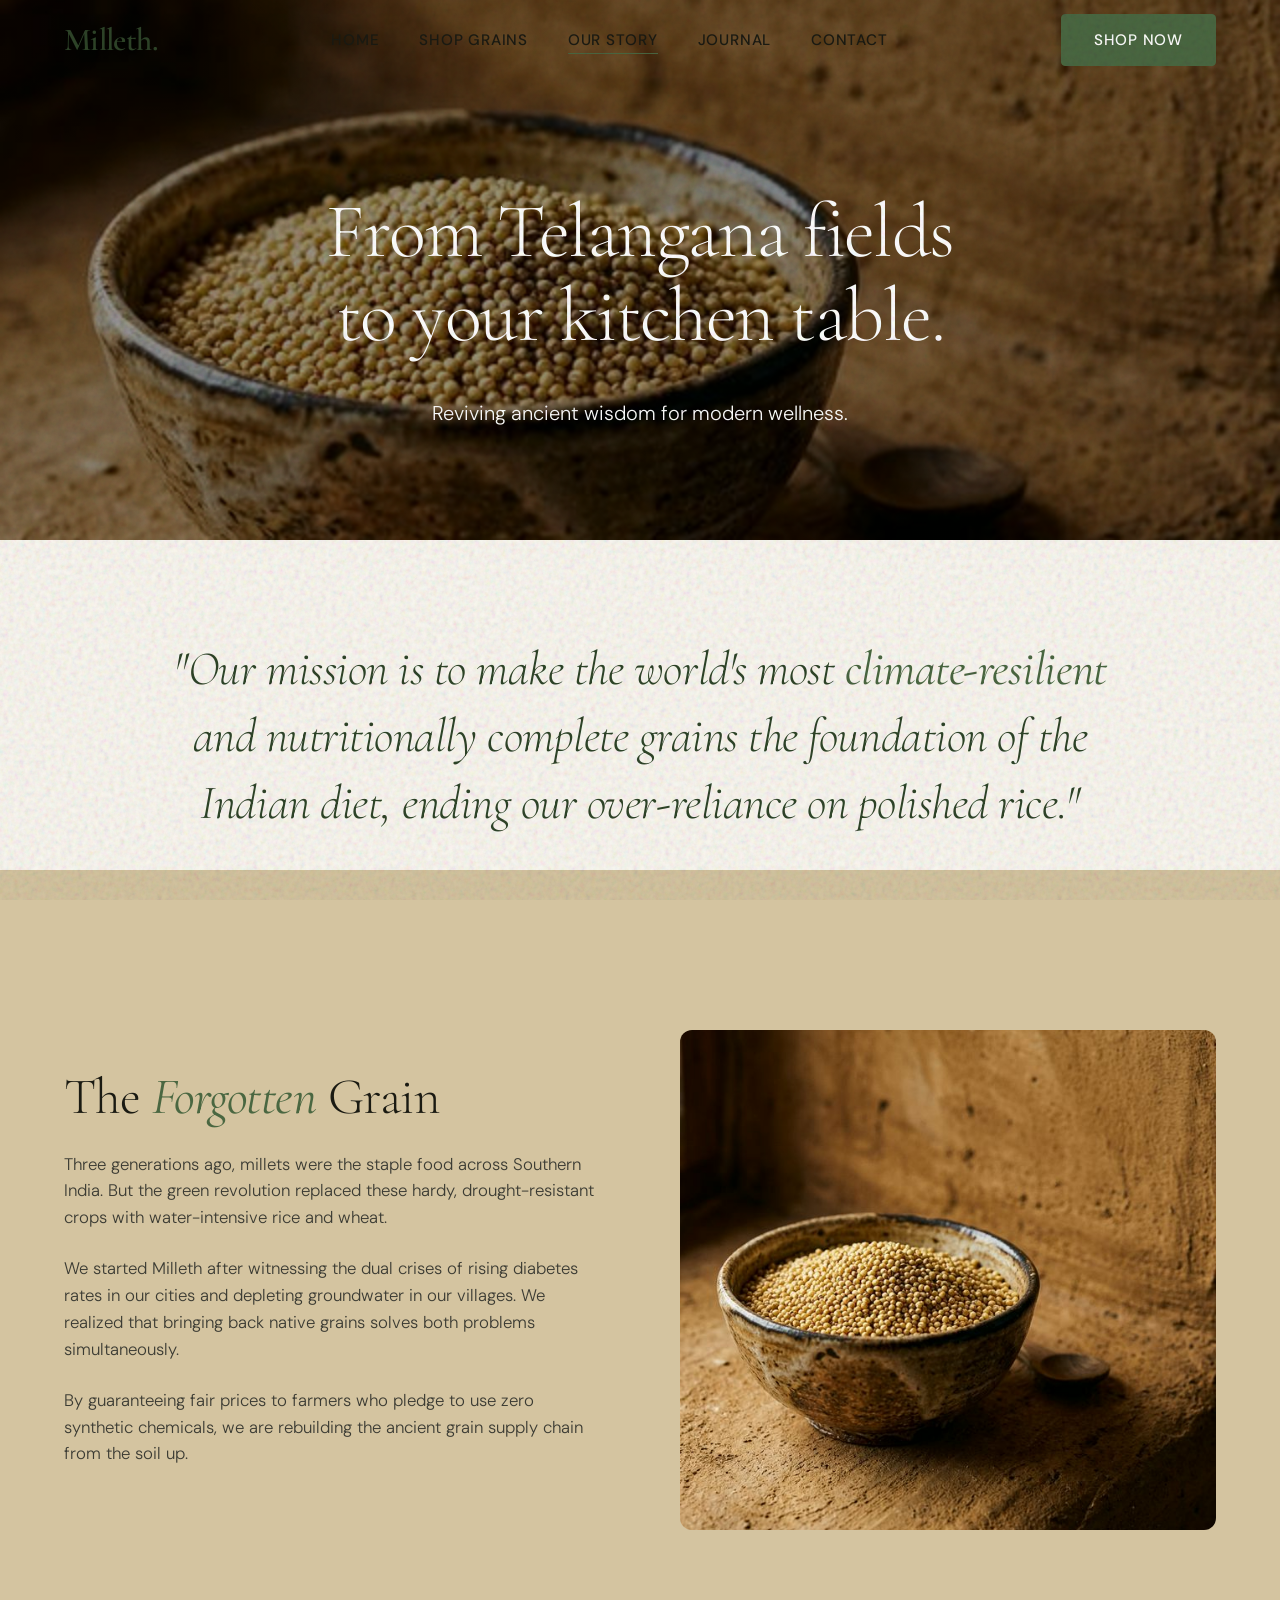
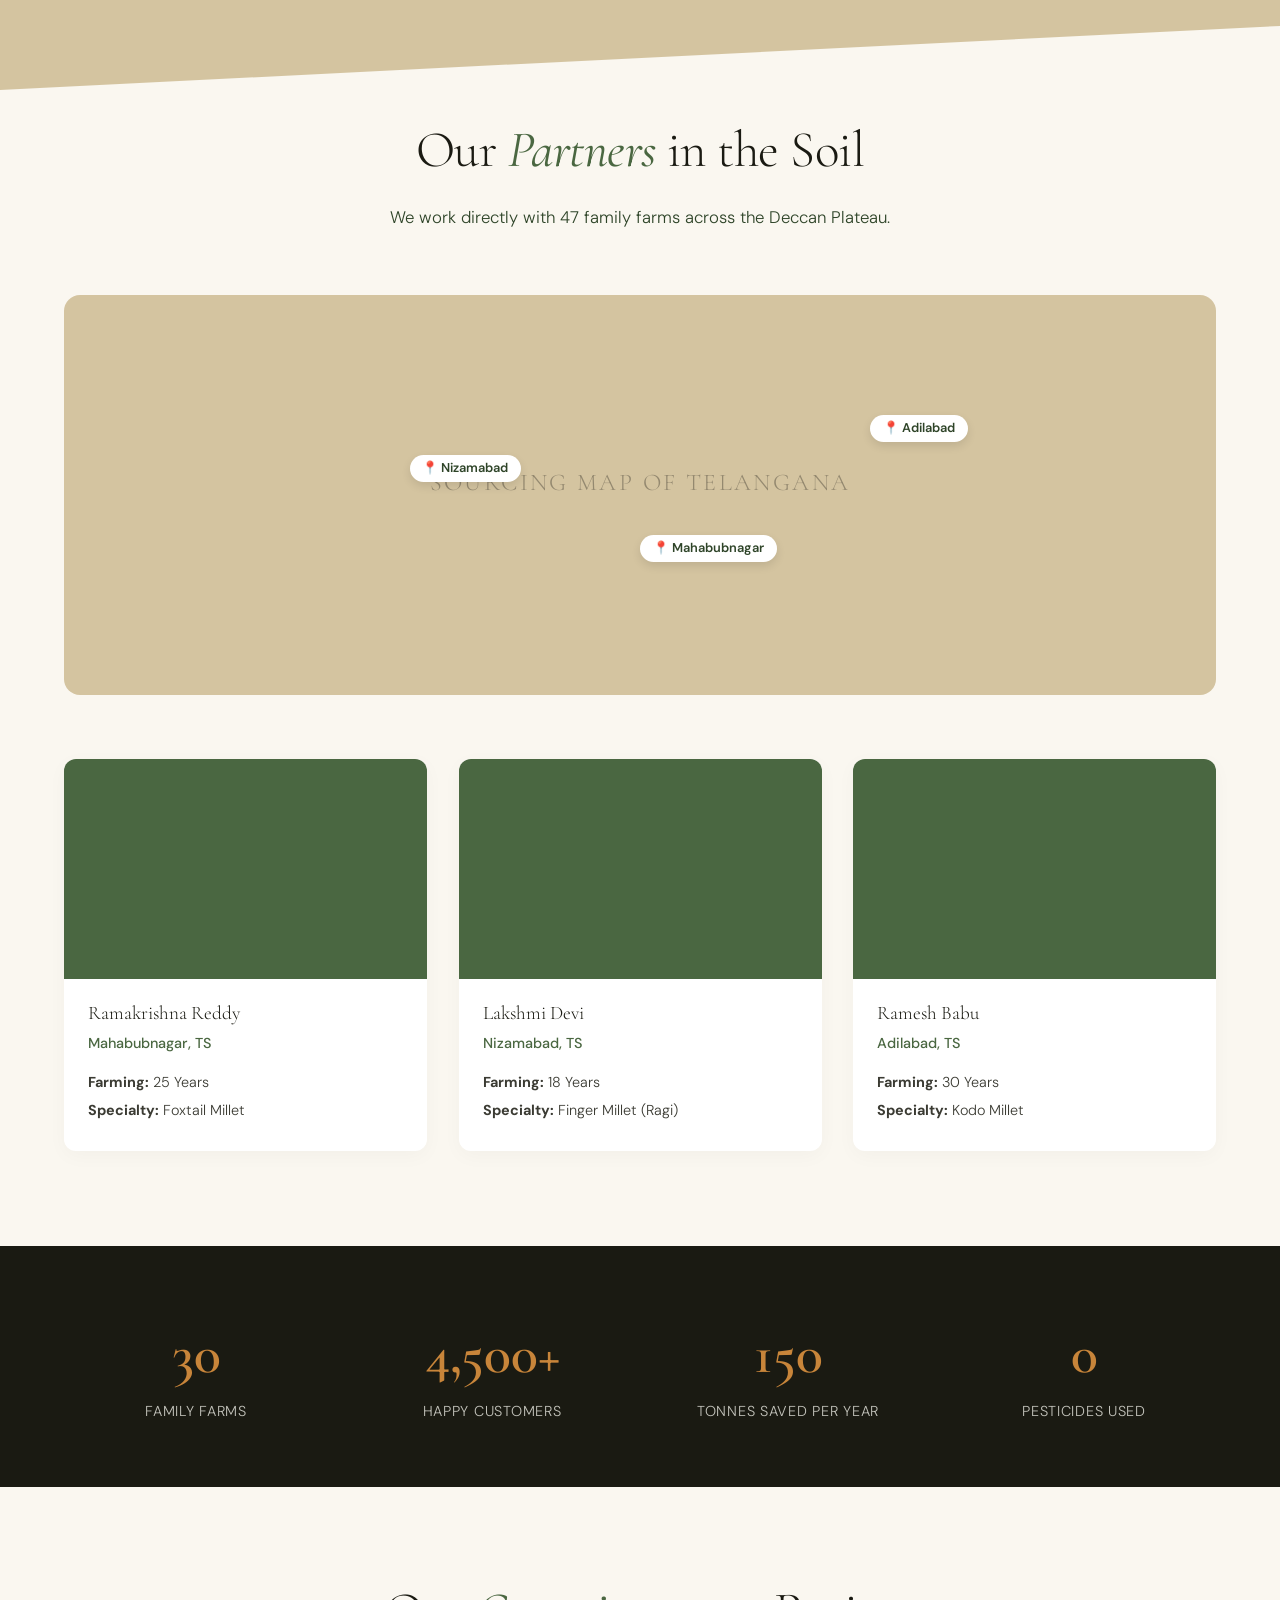
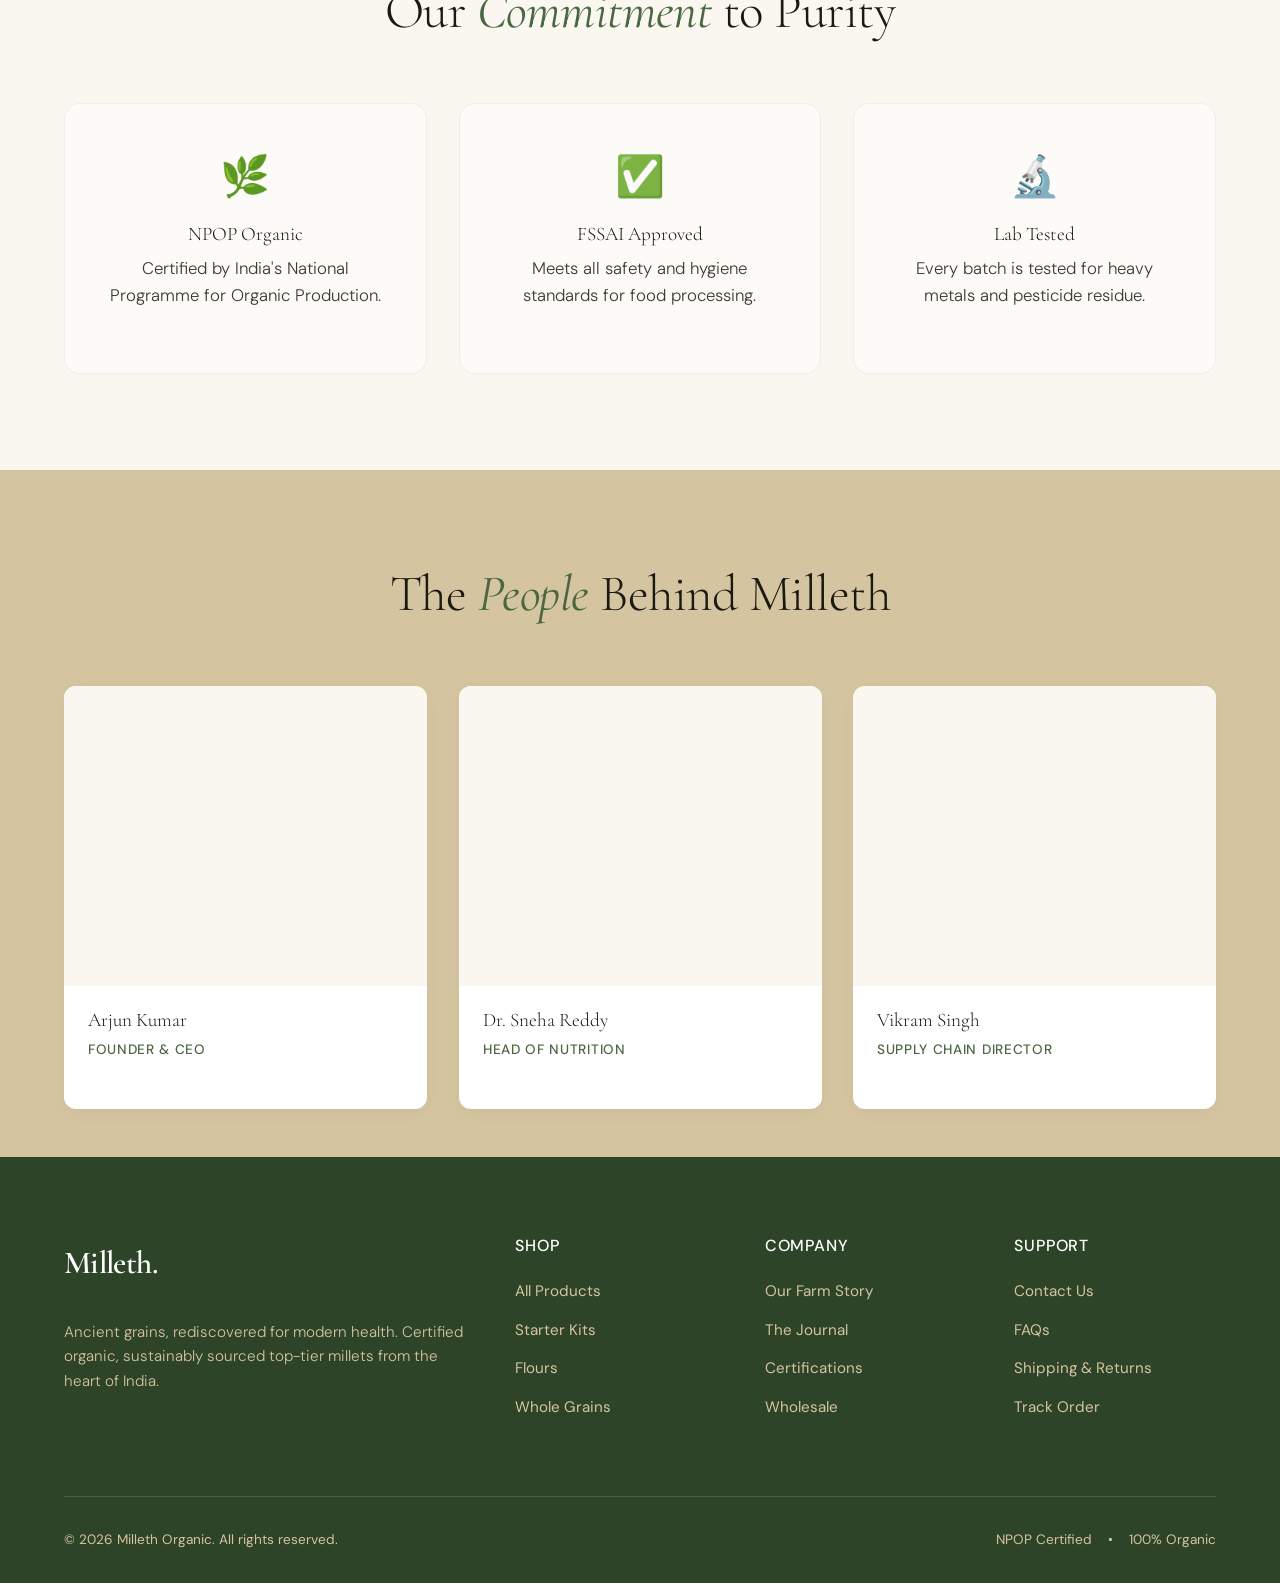
<file: about.html>
<!DOCTYPE html>
<html lang="en">
<head>
    <meta charset="UTF-8">
    <meta name="viewport" content="width=device-width, initial-scale=1.0">
    <title>Our Story — Organic Millets Direct from Indian Farms | Milleth</title>
    <meta name="description" content="Discover the story of Milleth Organic. We partner directly with Indian farmers to bring premium, sustainably grown, certified organic millets to your kitchen.">
    <meta property="og:title" content="Our Story | Milleth Organic">
    <meta property="og:description" content="Discover the story of Milleth Organic. We partner directly with Indian farmers to bring premium, sustainably grown millets to your kitchen.">
    <meta property="og:type" content="website">
    <meta property="og:url" content="https://milletseodemo.netlify.app/about.html">
    <meta property="og:image" content="https://milletseodemo.netlify.app/images/farm.png">
    
    <link rel="canonical" href="https://milletseodemo.netlify.app/about.html">
    <link rel="stylesheet" href="css/styles.css">
    
    <!-- Schema.org JSON-LD -->
    <script type="application/ld+json">
    {
      "@context": "https://schema.org",
      "@type": "Organization",
      "name": "Milleth Organic",
      "foundingDate": "2023",
      "numberOfEmployees": "25",
      "areaServed": "IN",
      "address": {
        "@type": "PostalAddress",
        "streetAddress": "Organic Food Park, Jubilee Hills",
        "addressLocality": "Hyderabad",
        "addressRegion": "Telangana",
        "postalCode": "500033",
        "addressCountry": "IN"
      }
    }
    </script>
</head>
<body>

    <header class="main-nav">
        <div class="container nav-container">
            <a href="index.html" class="logo">Milleth.</a>
            <ul class="nav-links">
                <li><a href="index.html">Home</a></li>
                <li><a href="products.html">Shop Grains</a></li>
                <li><a href="about.html" class="active">Our Story</a></li>
                <li><a href="blog.html">Journal</a></li>
                <li><a href="contact.html">Contact</a></li>
            </ul>
            <a href="products.html" class="btn btn-primary nav-cta">Shop Now</a>
            <button class="mobile-menu-btn" aria-label="Toggle menu">
                <span></span><span></span><span></span>
            </button>
        </div>
    </header>

    <main>
        <section class="about-hero" style="background-image: linear-gradient(rgba(0,0,0,0.4), rgba(0,0,0,0.4)), url('images/hero_millets.png');">
            <div class="container text-center reveal">
                <h1 style="color: var(--clr-white);">From Telangana fields<br>to your kitchen table.</h1>
                <p style="color: var(--clr-white); font-size: 1.25rem; margin: 0 auto;">Reviving ancient wisdom for modern wellness.</p>
            </div>
        </section>

        <section class="mission-section section reveal">
            <div class="container text-center">
                <h2 class="pull-quote">"Our mission is to make the world's most <em>climate-resilient</em> and nutritionally complete grains the foundation of the Indian diet, ending our over-reliance on polished rice."</h2>
            </div>
        </section>

        <section class="story-section section sand-bg diagonal-top diagonal-bottom reveal">
            <div class="container">
                <div class="about-grid">
                    <div class="story-text">
                        <h2>The <em>Forgotten</em> Grain</h2>
                        <p>Three generations ago, millets were the staple food across Southern India. But the green revolution replaced these hardy, drought-resistant crops with water-intensive rice and wheat. </p>
                        <p>We started Milleth after witnessing the dual crises of rising diabetes rates in our cities and depleting groundwater in our villages. We realized that bringing back native grains solves both problems simultaneously.</p>
                        <p>By guaranteeing fair prices to farmers who pledge to use zero synthetic chemicals, we are rebuilding the ancient grain supply chain from the soil up.</p>
                    </div>
                    <div class="story-visual hover-lift">
                        <img src="images/hero_millets.png" alt="Milleth founders in the fields" style="border-radius: 12px; height: 500px; object-fit:cover; width: 100%;">
                    </div>
                </div>
            </div>
        </section>

        <section class="partners-section section reveal">
            <div class="container">
                <div class="section-header text-center">
                    <h2>Our <em>Partners</em> in the Soil</h2>
                    <p>We work directly with 47 family farms across the Deccan Plateau.</p>
                </div>
                
                <div class="map-placeholder hover-lift reveal delay-1">
                    <div class="map-pin" style="top: 40%; left: 30%;">📍 Nizamabad</div>
                    <div class="map-pin" style="top: 60%; left: 50%;">📍 Mahabubnagar</div>
                    <div class="map-pin" style="top: 30%; left: 70%;">📍 Adilabad</div>
                    <p class="map-text">Sourcing Map of Telangana</p>
                </div>

                <div class="farmer-grid mt-4">
                    <div class="farmer-card hover-lift reveal delay-1">
                        <div class="farmer-img" style="background:var(--clr-sage); height:220px;"></div>
                        <div class="farmer-info">
                            <h4>Ramakrishna Reddy</h4>
                            <p class="location">Mahabubnagar, TS</p>
                            <p class="detail"><strong>Farming:</strong> 25 Years</p>
                            <p class="detail"><strong>Specialty:</strong> Foxtail Millet</p>
                        </div>
                    </div>
                    <div class="farmer-card hover-lift reveal delay-2">
                        <div class="farmer-img" style="background:var(--clr-sage); height:220px;"></div>
                        <div class="farmer-info">
                            <h4>Lakshmi Devi</h4>
                            <p class="location">Nizamabad, TS</p>
                            <p class="detail"><strong>Farming:</strong> 18 Years</p>
                            <p class="detail"><strong>Specialty:</strong> Finger Millet (Ragi)</p>
                        </div>
                    </div>
                    <div class="farmer-card hover-lift reveal delay-3">
                        <div class="farmer-img" style="background:var(--clr-sage); height:220px;"></div>
                        <div class="farmer-info">
                            <h4>Ramesh Babu</h4>
                            <p class="location">Adilabad, TS</p>
                            <p class="detail"><strong>Farming:</strong> 30 Years</p>
                            <p class="detail"><strong>Specialty:</strong> Kodo Millet</p>
                        </div>
                    </div>
                </div>
            </div>
        </section>

        <section class="impact-section dark-bg reveal">
            <div class="container impact-grid text-center">
                <div class="impact-stat">
                    <span class="count-up">47</span>
                    <p>Family Farms</p>
                </div>
                <div class="impact-stat">
                    <span class="count-up">12,000</span><span>+</span>
                    <p>Happy Customers</p>
                </div>
                <div class="impact-stat">
                    <span class="count-up">340</span>
                    <p>Tonnes Saved per Year</p>
                </div>
                <div class="impact-stat">
                    <span class="count-up">0</span>
                    <p>Pesticides Used</p>
                </div>
            </div>
        </section>

        <section class="certs-section section reveal">
            <div class="container text-center">
                <div class="section-header">
                    <h2>Our <em>Commitment</em> to Purity</h2>
                </div>
                <div class="certs-grid">
                    <div class="cert-card hover-lift">
                        <div class="cert-icon">🌿</div>
                        <h4>NPOP Organic</h4>
                        <p>Certified by India's National Programme for Organic Production.</p>
                    </div>
                    <div class="cert-card hover-lift">
                        <div class="cert-icon">✅</div>
                        <h4>FSSAI Approved</h4>
                        <p>Meets all safety and hygiene standards for food processing.</p>
                    </div>
                    <div class="cert-card hover-lift">
                        <div class="cert-icon">🔬</div>
                        <h4>Lab Tested</h4>
                        <p>Every batch is tested for heavy metals and pesticide residue.</p>
                    </div>
                </div>
            </div>
        </section>
        
        <section class="team-section section sand-bg reveal" style="padding-bottom: 3rem;">
            <div class="container">
                <div class="section-header text-center">
                    <h2>The <em>People</em> Behind Milleth</h2>
                </div>
                <div class="team-grid">
                    <div class="team-card hover-lift reveal delay-1">
                        <div class="farmer-img" style="background:var(--clr-bg); height:300px;"></div>
                        <div class="farmer-info">
                            <h4>Arjun Kumar</h4>
                            <p class="role">Founder & CEO</p>
                        </div>
                    </div>
                    <div class="team-card hover-lift reveal delay-2">
                        <div class="farmer-img" style="background:var(--clr-bg); height:300px;"></div>
                        <div class="farmer-info">
                            <h4>Dr. Sneha Reddy</h4>
                            <p class="role">Head of Nutrition</p>
                        </div>
                    </div>
                    <div class="team-card hover-lift reveal delay-3">
                        <div class="farmer-img" style="background:var(--clr-bg); height:300px;"></div>
                        <div class="farmer-info">
                            <h4>Vikram Singh</h4>
                            <p class="role">Supply Chain Director</p>
                        </div>
                    </div>
                </div>
            </div>
        </section>
    </main>

    <footer class="main-footer">
        <div class="container">
            <div class="footer-grid">
                <div class="footer-brand">
                    <a href="index.html" class="logo">Milleth.</a>
                    <p style="margin-top:1rem;">Ancient grains, rediscovered for modern health. Certified organic, sustainably sourced top-tier millets from the heart of India.</p>
                </div>
                <div class="footer-col">
                    <h4>Shop</h4>
                    <ul>
                        <li><a href="products.html">All Products</a></li>
                        <li><a href="products.html">Starter Kits</a></li>
                        <li><a href="products.html">Flours</a></li>
                        <li><a href="products.html">Whole Grains</a></li>
                    </ul>
                </div>
                <div class="footer-col">
                    <h4>Company</h4>
                    <ul>
                        <li><a href="about.html">Our Farm Story</a></li>
                        <li><a href="blog.html">The Journal</a></li>
                        <li><a href="about.html">Certifications</a></li>
                        <li><a href="#">Wholesale</a></li>
                    </ul>
                </div>
                <div class="footer-col">
                    <h4>Support</h4>
                    <ul>
                        <li><a href="contact.html">Contact Us</a></li>
                        <li><a href="products.html#faq">FAQs</a></li>
                        <li><a href="#">Shipping & Returns</a></li>
                        <li><a href="#">Track Order</a></li>
                    </ul>
                </div>
            </div>
            <div class="footer-bottom">
                <div class="copyright">&copy; 2026 Milleth Organic. All rights reserved.</div>
                <div class="footer-badges">
                    <span>NPOP Certified</span>
                    <span>•</span>
                    <span>100% Organic</span>
                </div>
            </div>
        </div>
    </footer>

    <script src="js/main.js"></script>
</body>
</html>
</file>
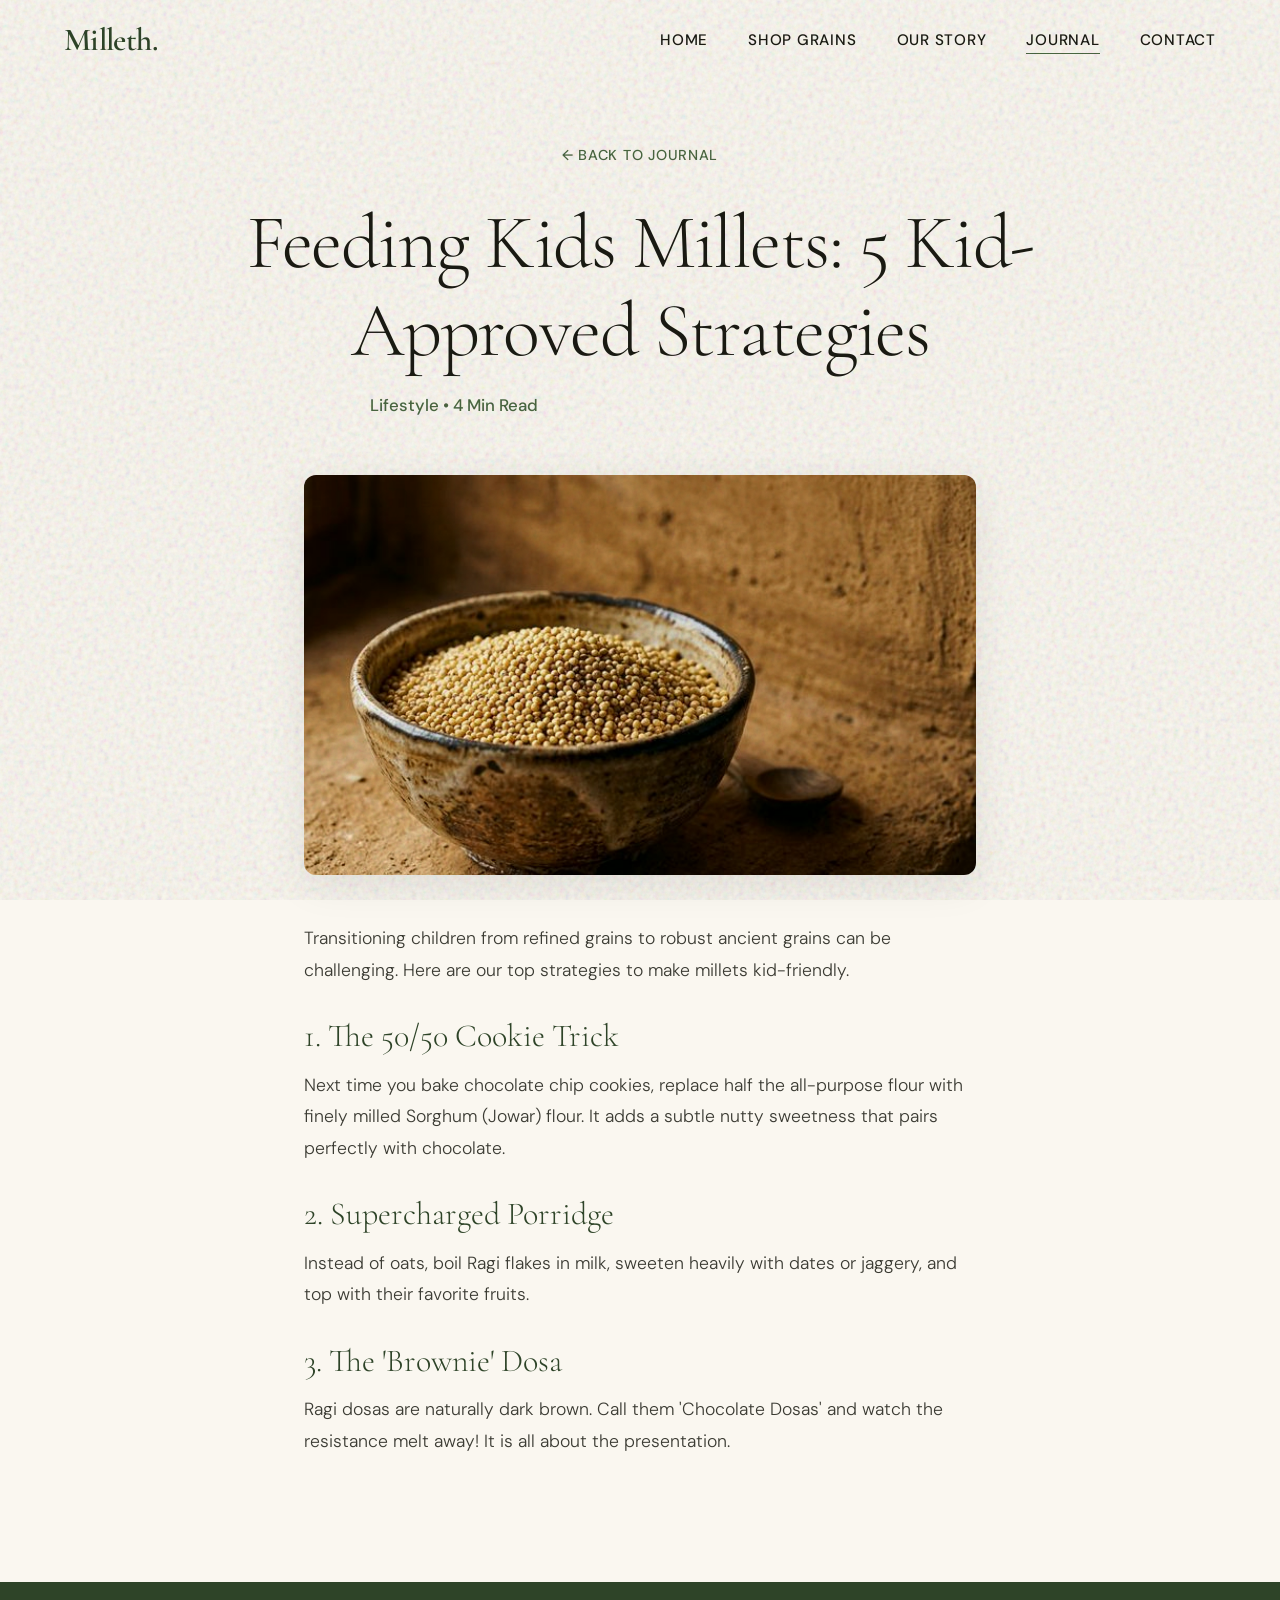
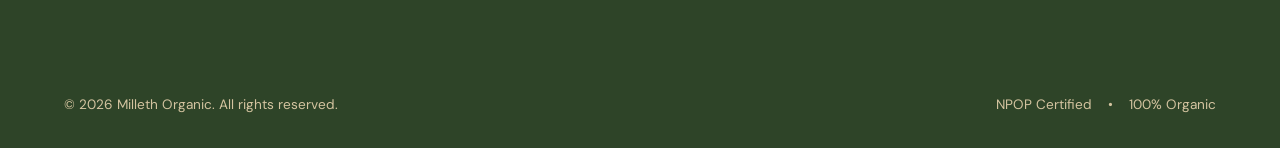
<file: blog-kids.html>
<!DOCTYPE html>
<html lang="en">
<head>
    <meta charset="UTF-8">
    <meta name="viewport" content="width=device-width, initial-scale=1.0">
    <title>Feeding Kids Millets: 5 Kid-Approved Strategies | Milleth Journal</title>
    <meta name="description" content="Sneak ancient nutrition into your child's diet without the fuss.">
    <link rel="canonical" href="https://milletseodemo.netlify.app/blog-kids.html">
    <link rel="stylesheet" href="css/styles.css">
</head>
<body>
    <header class="main-nav">
        <div class="container nav-container">
            <a href="index.html" class="logo">Milleth.</a>
            <ul class="nav-links">
                <li><a href="index.html">Home</a></li>
                <li><a href="products.html">Shop Grains</a></li>
                <li><a href="about.html">Our Story</a></li>
                <li><a href="blog.html" class="active">Journal</a></li>
                <li><a href="contact.html">Contact</a></li>
            </ul>
        </div>
    </header>

    <main>
        <section class="page-hero section text-center reveal">
            <div class="container">
                <div class="breadcrumb">
                    <a href="blog.html">&larr; Back to Journal</a>
                </div>
                <h1 style="max-width:800px; margin: 0 auto; line-height: 1.15; padding-top: 1rem;">Feeding Kids Millets: 5 Kid-Approved Strategies</h1>
                <p style="margin-top: 1rem; color: var(--clr-sage); font-weight: 500;">Lifestyle • 4 Min Read</p>
            </div>
        </section>

        <section class="article-body section no-pt reveal delay-1">
            <div class="container" style="max-width: 800px;">
                <img src="images/hero_millets.png" alt="Blog cover" style="width:100%; height:400px; object-fit:cover; border-radius:12px; margin-bottom:3rem; box-shadow: 0 10px 40px rgba(0,0,0,0.08);">
                <div class="article-content" style="font-size: 1.15rem; color: #444; line-height: 1.8;">
                    <p>Transitioning children from refined grains to robust ancient grains can be challenging. Here are our top strategies to make millets kid-friendly.</p><h3 style="margin-top:2rem;">1. The 50/50 Cookie Trick</h3><p>Next time you bake chocolate chip cookies, replace half the all-purpose flour with finely milled Sorghum (Jowar) flour. It adds a subtle nutty sweetness that pairs perfectly with chocolate.</p><h3 style="margin-top:2rem;">2. Supercharged Porridge</h3><p>Instead of oats, boil Ragi flakes in milk, sweeten heavily with dates or jaggery, and top with their favorite fruits.</p><h3 style="margin-top:2rem;">3. The 'Brownie' Dosa</h3><p>Ragi dosas are naturally dark brown. Call them 'Chocolate Dosas' and watch the resistance melt away! It is all about the presentation.</p>
                </div>
            </div>
        </section>
    </main>

    <footer class="main-footer">
        <div class="container">
            <div class="footer-bottom" style="border-top: none;">
                <div class="copyright">&copy; 2026 Milleth Organic. All rights reserved.</div>
                <div class="footer-badges">
                    <span>NPOP Certified</span>
                    <span>•</span>
                    <span>100% Organic</span>
                </div>
            </div>
        </div>
    </footer>
    <script src="js/main.js"></script>
</body>
</html>
</file>
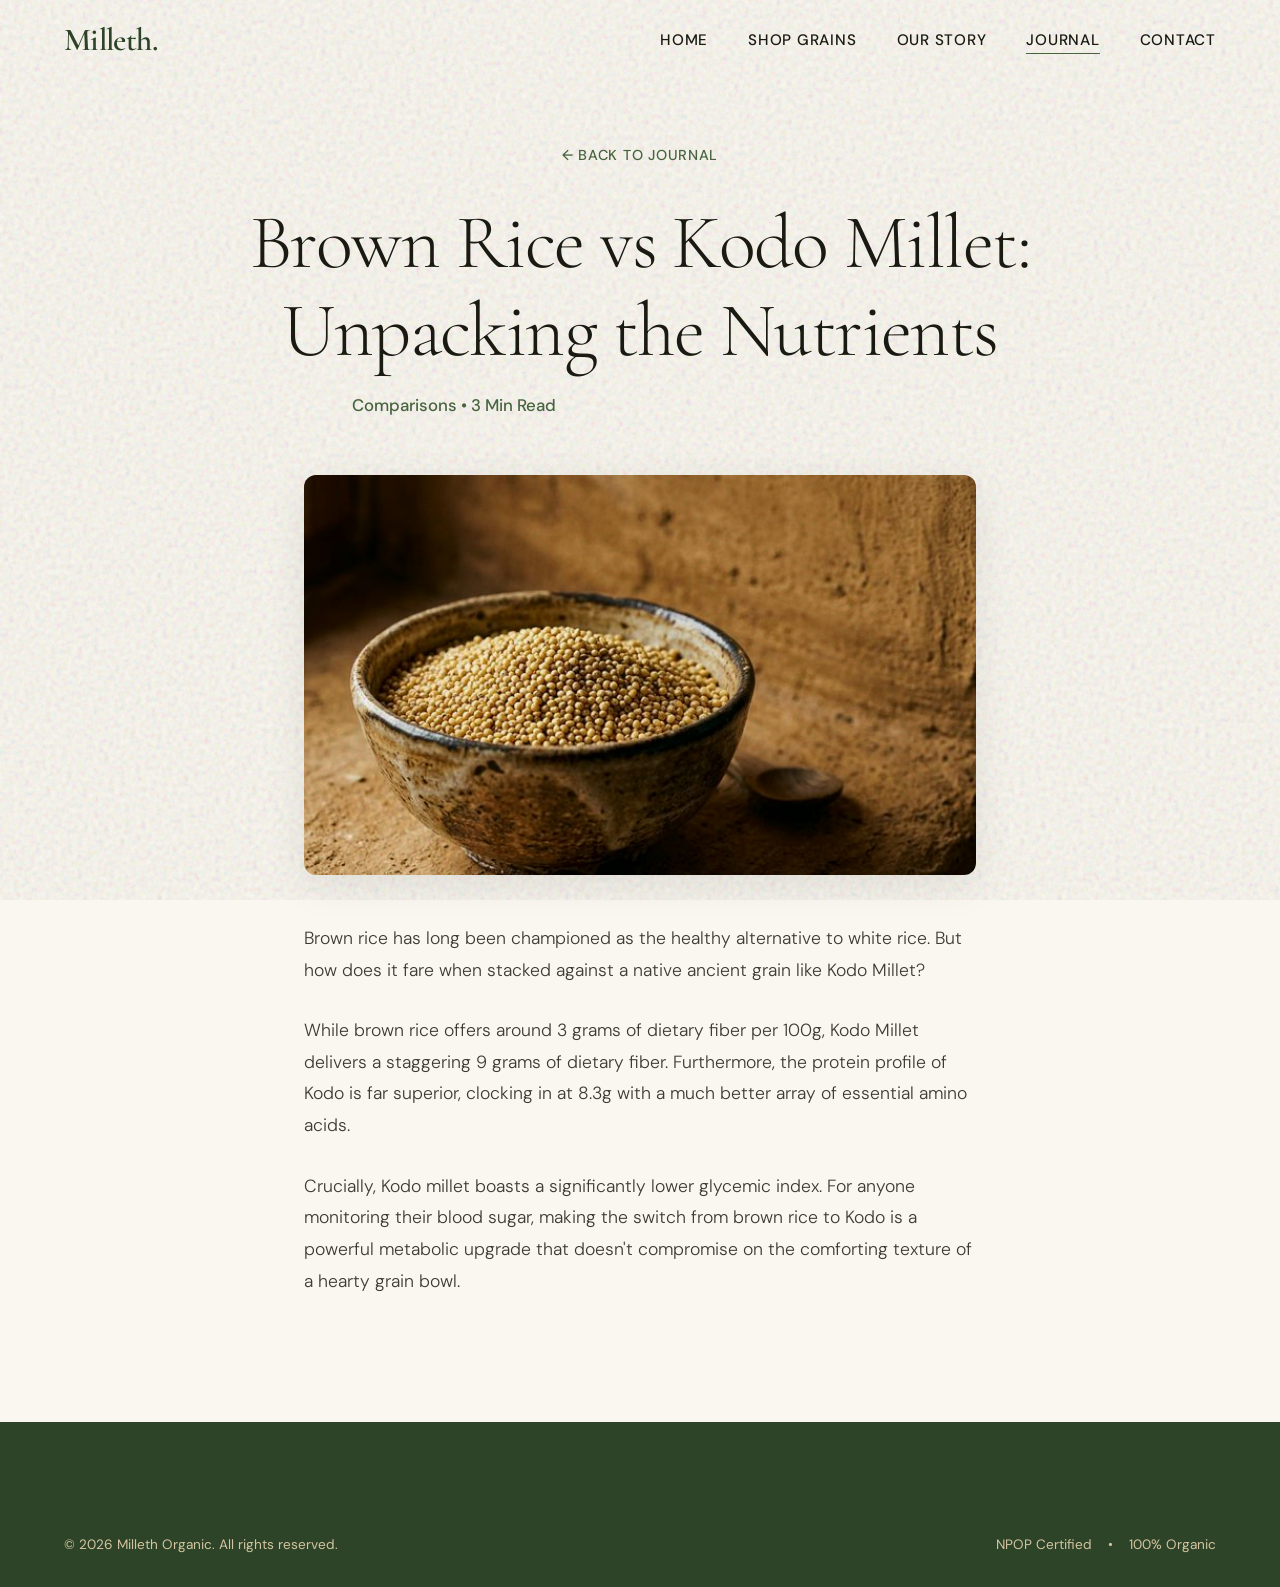
<file: blog-kodo-millet.html>
<!DOCTYPE html>
<html lang="en">
<head>
    <meta charset="UTF-8">
    <meta name="viewport" content="width=device-width, initial-scale=1.0">
    <title>Brown Rice vs Kodo Millet: Unpacking the Nutrients | Milleth Journal</title>
    <meta name="description" content="A head-to-head nutritional battle between brown rice and kodo millet.">
    <link rel="canonical" href="https://milletseodemo.netlify.app/blog-kodo-millet.html">
    <link rel="stylesheet" href="css/styles.css">
</head>
<body>
    <header class="main-nav">
        <div class="container nav-container">
            <a href="index.html" class="logo">Milleth.</a>
            <ul class="nav-links">
                <li><a href="index.html">Home</a></li>
                <li><a href="products.html">Shop Grains</a></li>
                <li><a href="about.html">Our Story</a></li>
                <li><a href="blog.html" class="active">Journal</a></li>
                <li><a href="contact.html">Contact</a></li>
            </ul>
        </div>
    </header>

    <main>
        <section class="page-hero section text-center reveal">
            <div class="container">
                <div class="breadcrumb">
                    <a href="blog.html">&larr; Back to Journal</a>
                </div>
                <h1 style="max-width:800px; margin: 0 auto; line-height: 1.15; padding-top: 1rem;">Brown Rice vs Kodo Millet: Unpacking the Nutrients</h1>
                <p style="margin-top: 1rem; color: var(--clr-sage); font-weight: 500;">Comparisons • 3 Min Read</p>
            </div>
        </section>

        <section class="article-body section no-pt reveal delay-1">
            <div class="container" style="max-width: 800px;">
                <img src="images/hero_millets.png" alt="Blog cover" style="width:100%; height:400px; object-fit:cover; border-radius:12px; margin-bottom:3rem; box-shadow: 0 10px 40px rgba(0,0,0,0.08);">
                <div class="article-content" style="font-size: 1.15rem; color: #444; line-height: 1.8;">
                    <p>Brown rice has long been championed as the healthy alternative to white rice. But how does it fare when stacked against a native ancient grain like Kodo Millet?</p><p>While brown rice offers around 3 grams of dietary fiber per 100g, Kodo Millet delivers a staggering 9 grams of dietary fiber. Furthermore, the protein profile of Kodo is far superior, clocking in at 8.3g with a much better array of essential amino acids.</p><p>Crucially, Kodo millet boasts a significantly lower glycemic index. For anyone monitoring their blood sugar, making the switch from brown rice to Kodo is a powerful metabolic upgrade that doesn't compromise on the comforting texture of a hearty grain bowl.</p>
                </div>
            </div>
        </section>
    </main>

    <footer class="main-footer">
        <div class="container">
            <div class="footer-bottom" style="border-top: none;">
                <div class="copyright">&copy; 2026 Milleth Organic. All rights reserved.</div>
                <div class="footer-badges">
                    <span>NPOP Certified</span>
                    <span>•</span>
                    <span>100% Organic</span>
                </div>
            </div>
        </div>
    </footer>
    <script src="js/main.js"></script>
</body>
</html>
</file>
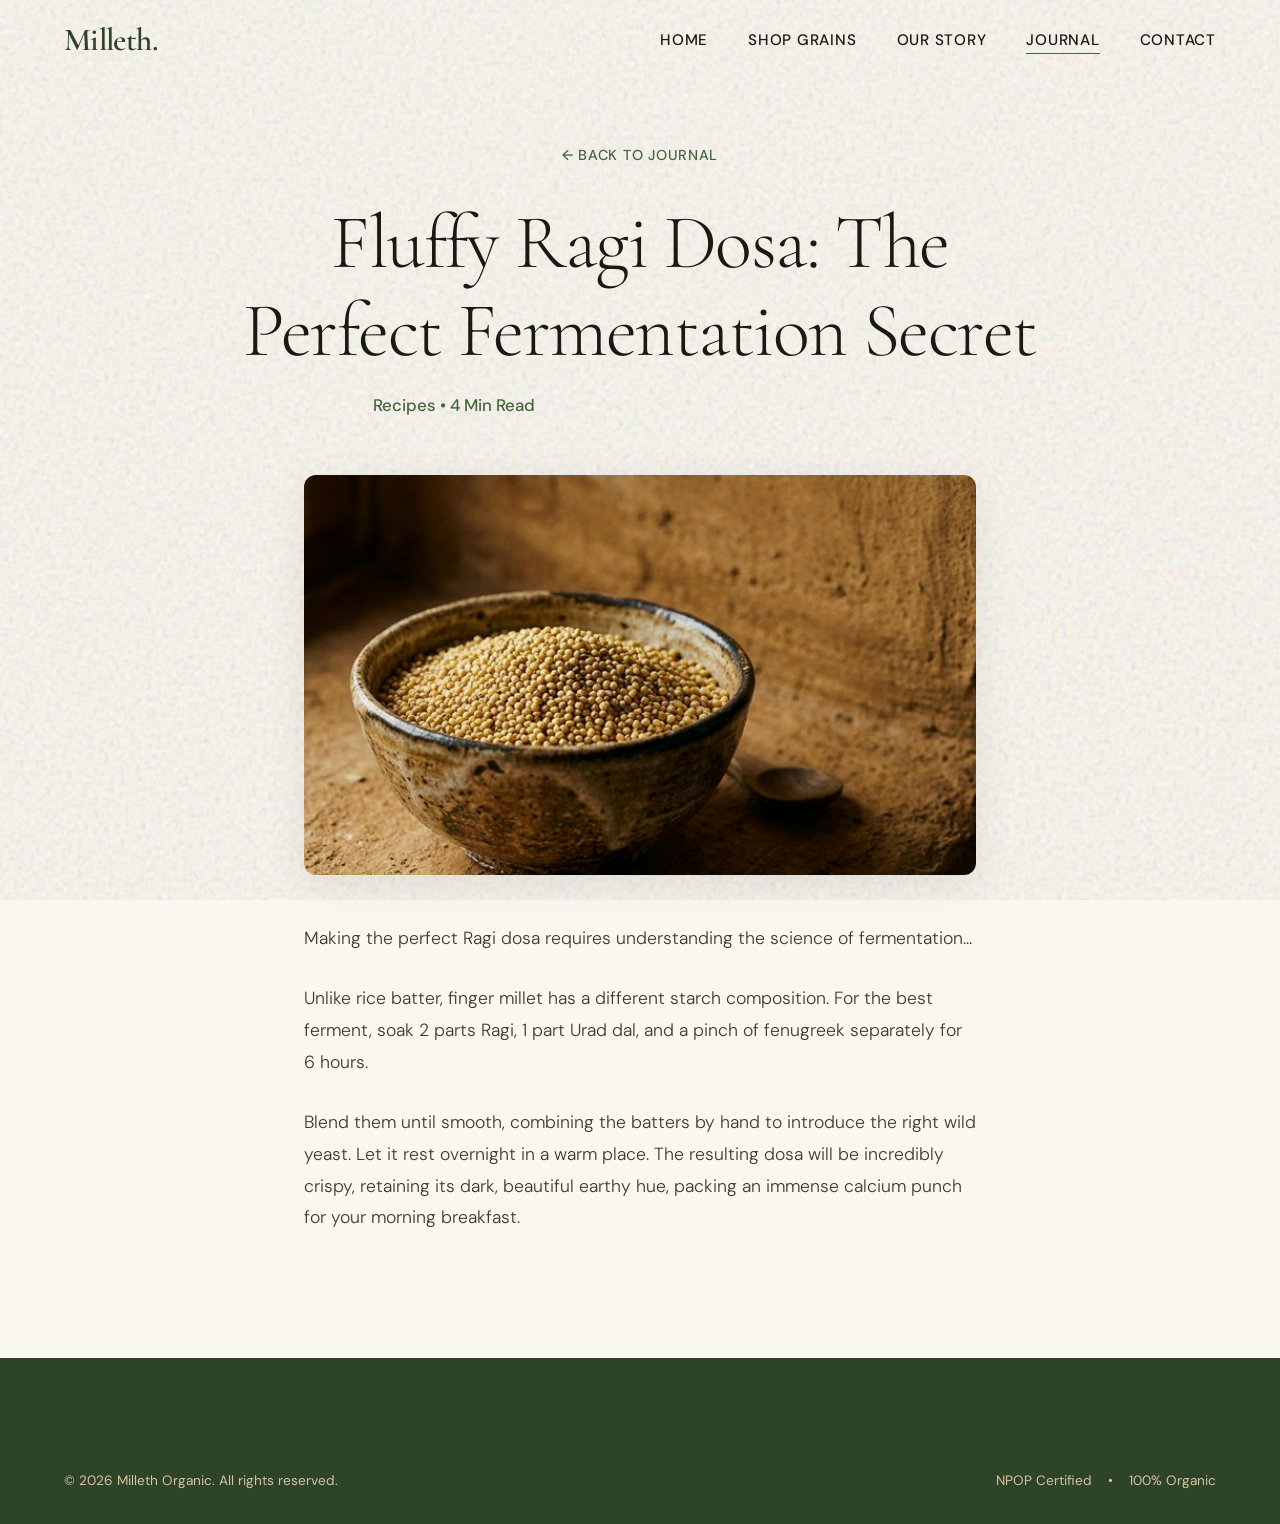
<file: blog-ragi-dosa.html>
<!DOCTYPE html>
<html lang="en">
<head>
    <meta charset="UTF-8">
    <meta name="viewport" content="width=device-width, initial-scale=1.0">
    <title>Fluffy Ragi Dosa: The Perfect Fermentation Secret | Milleth Journal</title>
    <meta name="description" content="Master the art of perfectly fermented, crispy and fluffy Ragi (Finger Millet) dosas.">
    <link rel="canonical" href="https://milletseodemo.netlify.app/blog-ragi-dosa.html">
    <link rel="stylesheet" href="css/styles.css">
</head>
<body>
    <header class="main-nav">
        <div class="container nav-container">
            <a href="index.html" class="logo">Milleth.</a>
            <ul class="nav-links">
                <li><a href="index.html">Home</a></li>
                <li><a href="products.html">Shop Grains</a></li>
                <li><a href="about.html">Our Story</a></li>
                <li><a href="blog.html" class="active">Journal</a></li>
                <li><a href="contact.html">Contact</a></li>
            </ul>
        </div>
    </header>

    <main>
        <section class="page-hero section text-center reveal">
            <div class="container">
                <div class="breadcrumb">
                    <a href="blog.html">&larr; Back to Journal</a>
                </div>
                <h1 style="max-width:800px; margin: 0 auto; line-height: 1.15; padding-top: 1rem;">Fluffy Ragi Dosa: The Perfect Fermentation Secret</h1>
                <p style="margin-top: 1rem; color: var(--clr-sage); font-weight: 500;">Recipes • 4 Min Read</p>
            </div>
        </section>

        <section class="article-body section no-pt reveal delay-1">
            <div class="container" style="max-width: 800px;">
                <img src="images/hero_millets.png" alt="Blog cover" style="width:100%; height:400px; object-fit:cover; border-radius:12px; margin-bottom:3rem; box-shadow: 0 10px 40px rgba(0,0,0,0.08);">
                <div class="article-content" style="font-size: 1.15rem; color: #444; line-height: 1.8;">
                    <p>Making the perfect Ragi dosa requires understanding the science of fermentation...</p> <p>Unlike rice batter, finger millet has a different starch composition. For the best ferment, soak 2 parts Ragi, 1 part Urad dal, and a pinch of fenugreek separately for 6 hours.</p> <p>Blend them until smooth, combining the batters by hand to introduce the right wild yeast. Let it rest overnight in a warm place. The resulting dosa will be incredibly crispy, retaining its dark, beautiful earthy hue, packing an immense calcium punch for your morning breakfast.</p>
                </div>
            </div>
        </section>
    </main>

    <footer class="main-footer">
        <div class="container">
            <div class="footer-bottom" style="border-top: none;">
                <div class="copyright">&copy; 2026 Milleth Organic. All rights reserved.</div>
                <div class="footer-badges">
                    <span>NPOP Certified</span>
                    <span>•</span>
                    <span>100% Organic</span>
                </div>
            </div>
        </div>
    </footer>
    <script src="js/main.js"></script>
</body>
</html>
</file>
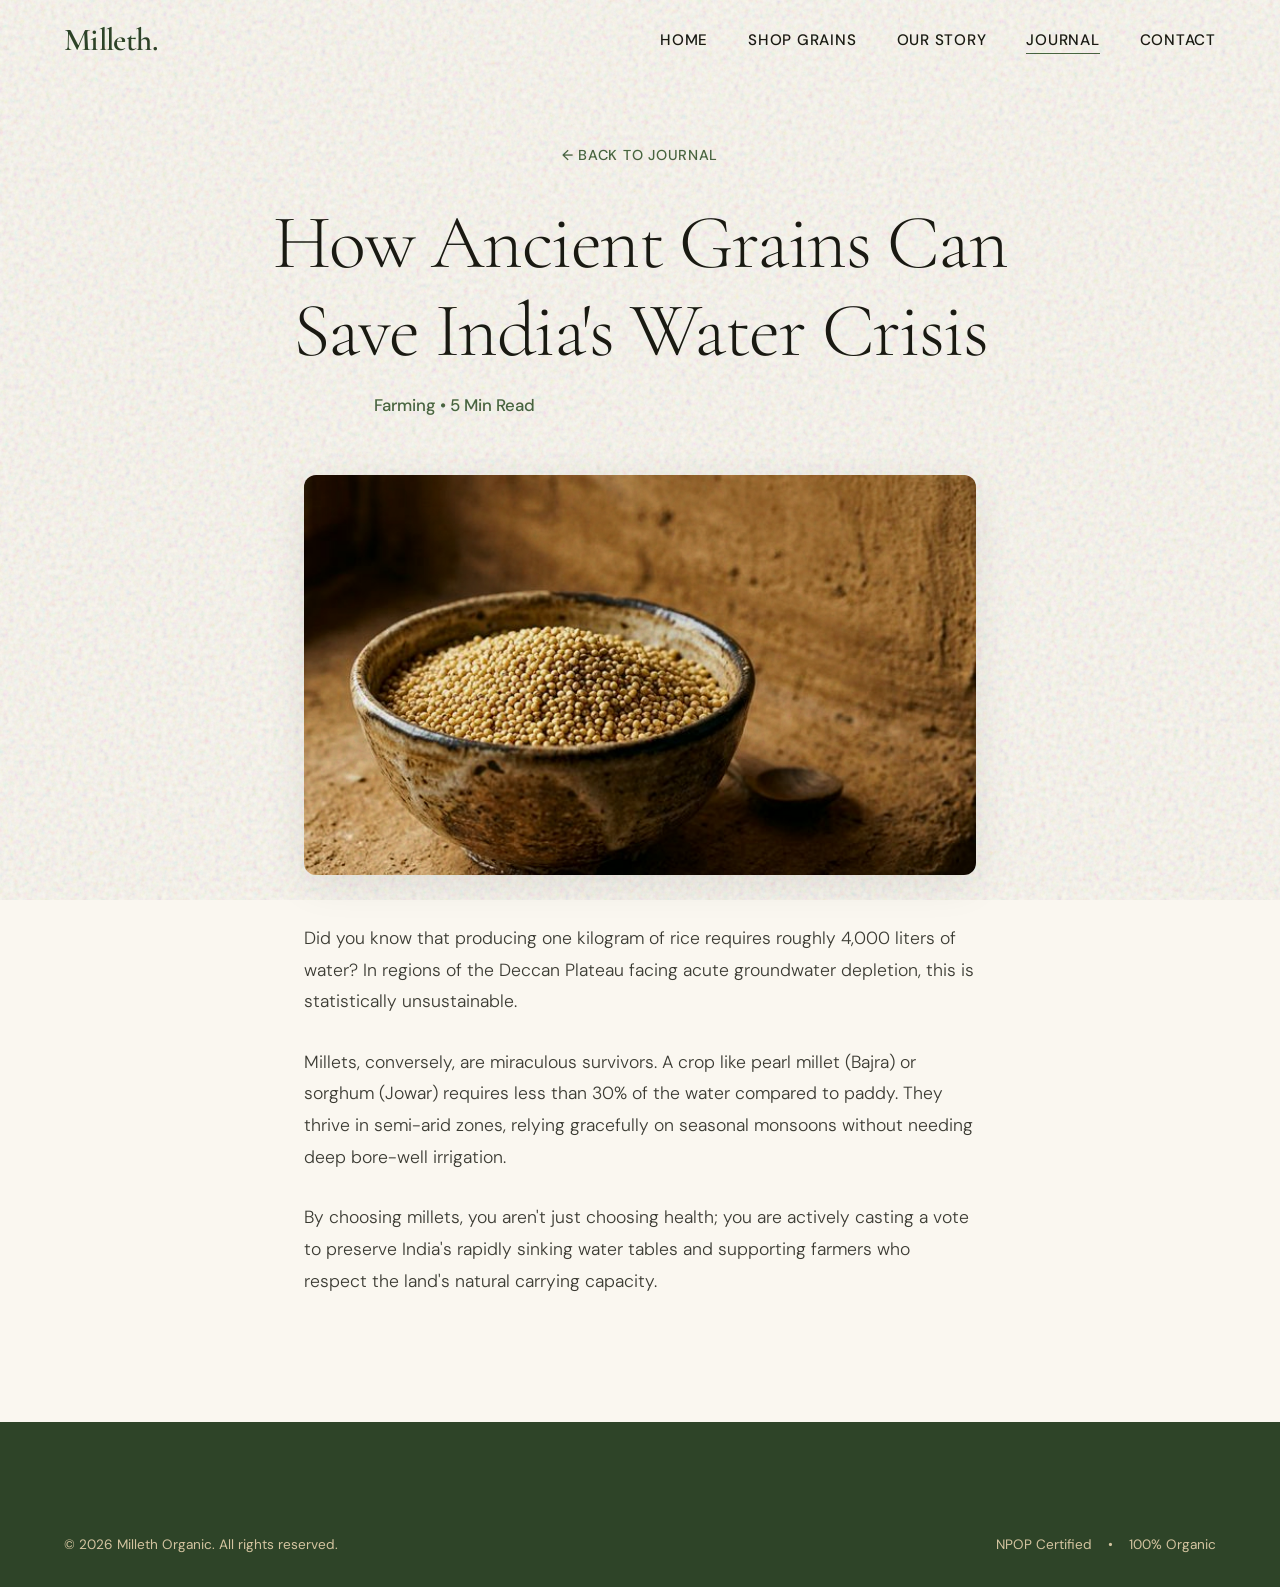
<file: blog-water-crisis.html>
<!DOCTYPE html>
<html lang="en">
<head>
    <meta charset="UTF-8">
    <meta name="viewport" content="width=device-width, initial-scale=1.0">
    <title>How Ancient Grains Can Save India's Water Crisis | Milleth Journal</title>
    <meta name="description" content="Exploring the dramatic difference in water footprint between rice and native millets.">
    <link rel="canonical" href="https://milletseodemo.netlify.app/blog-water-crisis.html">
    <link rel="stylesheet" href="css/styles.css">
</head>
<body>
    <header class="main-nav">
        <div class="container nav-container">
            <a href="index.html" class="logo">Milleth.</a>
            <ul class="nav-links">
                <li><a href="index.html">Home</a></li>
                <li><a href="products.html">Shop Grains</a></li>
                <li><a href="about.html">Our Story</a></li>
                <li><a href="blog.html" class="active">Journal</a></li>
                <li><a href="contact.html">Contact</a></li>
            </ul>
        </div>
    </header>

    <main>
        <section class="page-hero section text-center reveal">
            <div class="container">
                <div class="breadcrumb">
                    <a href="blog.html">&larr; Back to Journal</a>
                </div>
                <h1 style="max-width:800px; margin: 0 auto; line-height: 1.15; padding-top: 1rem;">How Ancient Grains Can Save India's Water Crisis</h1>
                <p style="margin-top: 1rem; color: var(--clr-sage); font-weight: 500;">Farming • 5 Min Read</p>
            </div>
        </section>

        <section class="article-body section no-pt reveal delay-1">
            <div class="container" style="max-width: 800px;">
                <img src="images/hero_millets.png" alt="Blog cover" style="width:100%; height:400px; object-fit:cover; border-radius:12px; margin-bottom:3rem; box-shadow: 0 10px 40px rgba(0,0,0,0.08);">
                <div class="article-content" style="font-size: 1.15rem; color: #444; line-height: 1.8;">
                    <p>Did you know that producing one kilogram of rice requires roughly 4,000 liters of water? In regions of the Deccan Plateau facing acute groundwater depletion, this is statistically unsustainable.</p><p>Millets, conversely, are miraculous survivors. A crop like pearl millet (Bajra) or sorghum (Jowar) requires less than 30% of the water compared to paddy. They thrive in semi-arid zones, relying gracefully on seasonal monsoons without needing deep bore-well irrigation.</p><p>By choosing millets, you aren't just choosing health; you are actively casting a vote to preserve India's rapidly sinking water tables and supporting farmers who respect the land's natural carrying capacity.</p>
                </div>
            </div>
        </section>
    </main>

    <footer class="main-footer">
        <div class="container">
            <div class="footer-bottom" style="border-top: none;">
                <div class="copyright">&copy; 2026 Milleth Organic. All rights reserved.</div>
                <div class="footer-badges">
                    <span>NPOP Certified</span>
                    <span>•</span>
                    <span>100% Organic</span>
                </div>
            </div>
        </div>
    </footer>
    <script src="js/main.js"></script>
</body>
</html>
</file>
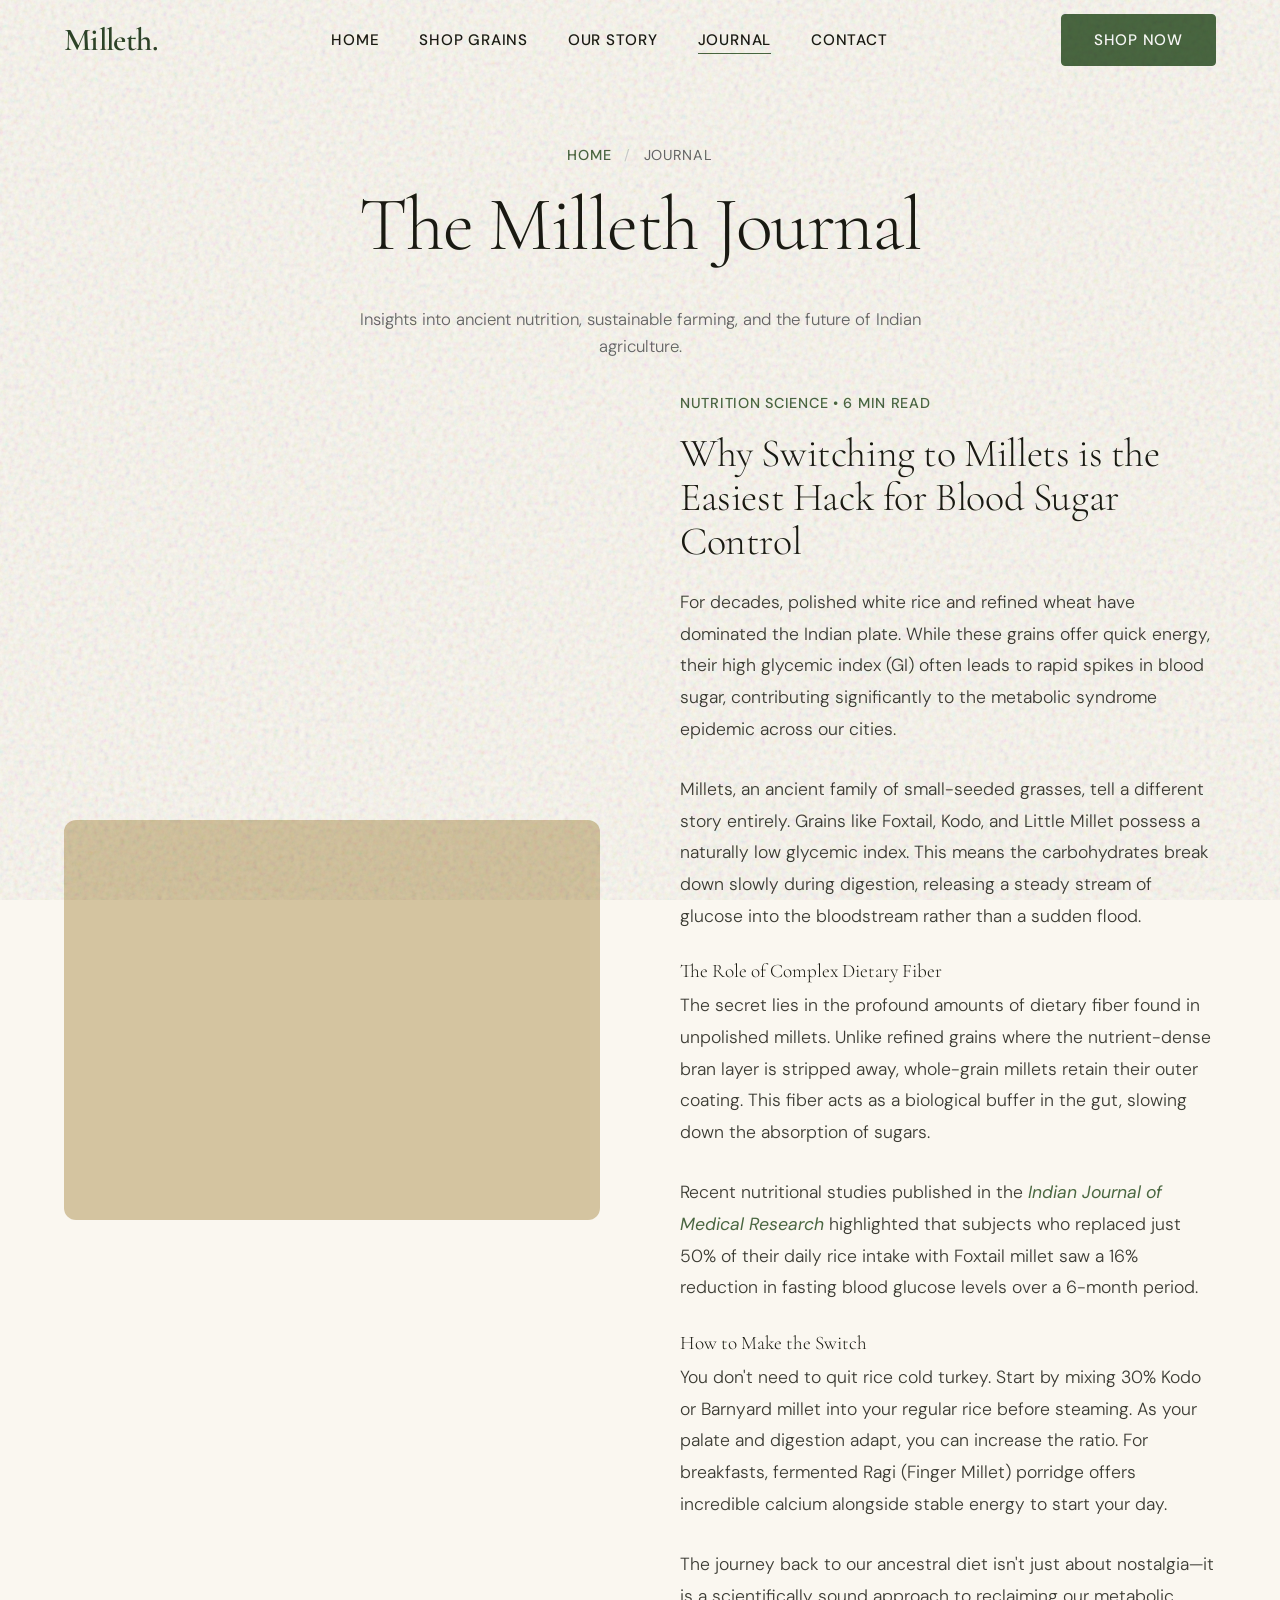
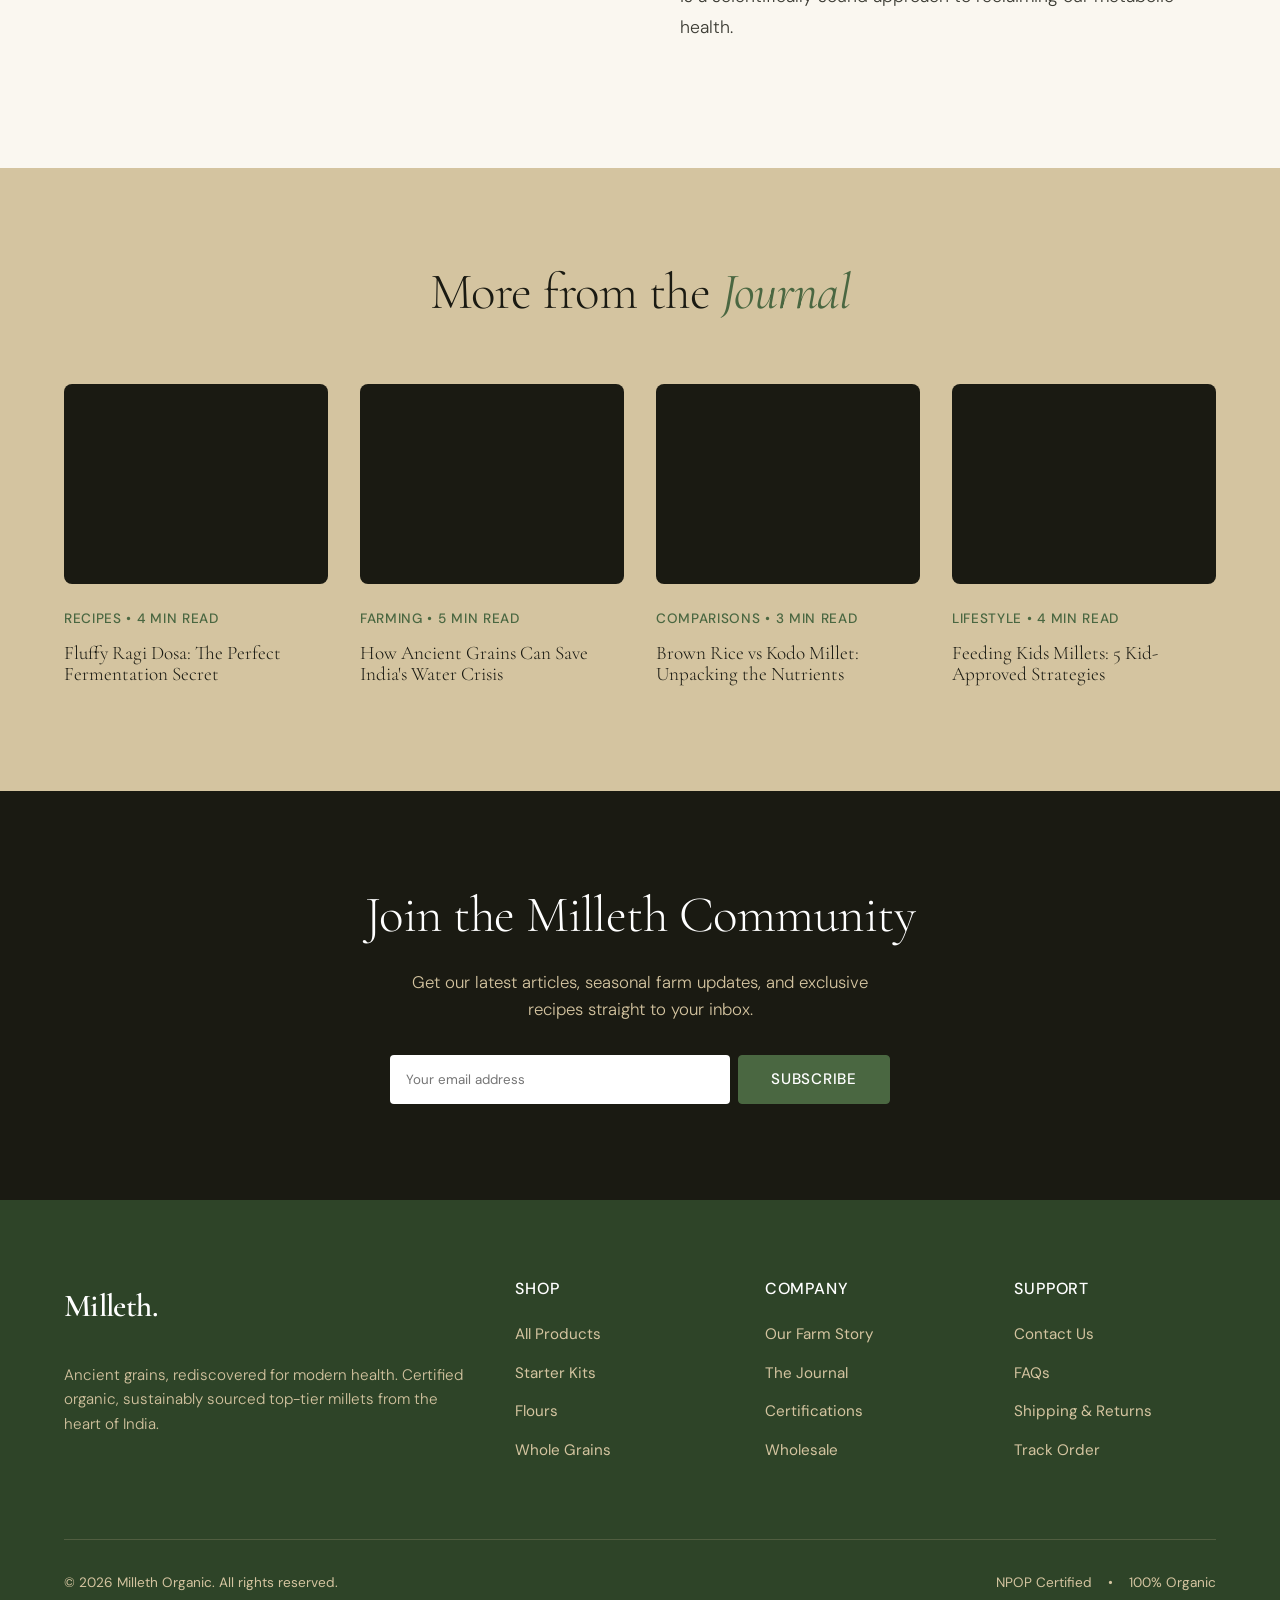
<file: blog.html>
<!DOCTYPE html>
<html lang="en">
<head>
    <meta charset="UTF-8">
    <meta name="viewport" content="width=device-width, initial-scale=1.0">
    <title>The Milleth Journal — Articles on Organic Farming & Health</title>
    <meta name="description" content="Read expert articles on millet nutrition, our organic farming practices in Telangana, and how ancient grains can prevent modern lifestyle diseases.">
    <meta property="og:title" content="The Milleth Journal">
    <meta property="og:description" content="Read expert articles on millet nutrition, organic farming, and health.">
    <meta property="og:type" content="website">
    <meta property="og:url" content="https://milletseodemo.netlify.app/blog.html">
    <meta property="og:image" content="https://milletseodemo.netlify.app/images/hero_millets.png">
    
    <link rel="canonical" href="https://milletseodemo.netlify.app/blog.html">
    <link rel="stylesheet" href="css/styles.css">
    
    <script type="application/ld+json">
    {
      "@context": "https://schema.org",
      "@type": "Blog",
      "name": "The Milleth Journal",
      "url": "https://milletseodemo.netlify.app/blog.html",
      "publisher": {
        "@type": "Organization",
        "name": "Milleth Organic"
      }
    }
    </script>
</head>
<body>

    <header class="main-nav">
        <div class="container nav-container">
            <a href="index.html" class="logo">Milleth.</a>
            <ul class="nav-links">
                <li><a href="index.html">Home</a></li>
                <li><a href="products.html">Shop Grains</a></li>
                <li><a href="about.html">Our Story</a></li>
                <li><a href="blog.html" class="active">Journal</a></li>
                <li><a href="contact.html">Contact</a></li>
            </ul>
            <a href="products.html" class="btn btn-primary nav-cta">Shop Now</a>
            <button class="mobile-menu-btn" aria-label="Toggle menu">
                <span></span><span></span><span></span>
            </button>
        </div>
    </header>

    <main>
        <section class="page-hero section text-center reveal">
            <div class="container">
                <div class="breadcrumb">
                    <a href="index.html">Home</a> <span class="sep">/</span> <span class="current">Journal</span>
                </div>
                <h1>The Milleth Journal</h1>
                <p style="max-width: 600px; margin: 0 auto; color: #666;">Insights into ancient nutrition, sustainable farming, and the future of Indian agriculture.</p>
            </div>
        </section>

        <!-- Featured Article -->
        <section class="featured-article section no-pt reveal delay-1">
            <div class="container">
                <div class="about-grid">
                    <div class="story-visual hover-lift">
                        <div class="blog-img" style="background:var(--clr-sand); height: 100%; min-height: 400px; border-radius: 12px;"></div>
                    </div>
                    <div class="story-text">
                        <div class="blog-meta" style="color: var(--clr-sage); font-weight: 500; text-transform: uppercase; letter-spacing: 0.05em; margin-bottom: 1rem; font-size: 0.9rem;">Nutrition Science • 6 Min Read</div>
                        <h2 style="font-size: 2.5rem; margin-bottom: 1.5rem;">Why Switching to Millets is the Easiest Hack for Blood Sugar Control</h2>
                        <div class="article-content" style="color:#444; font-size: 1.05rem;">
                            <p>For decades, polished white rice and refined wheat have dominated the Indian plate. While these grains offer quick energy, their high glycemic index (GI) often leads to rapid spikes in blood sugar, contributing significantly to the metabolic syndrome epidemic across our cities.</p>
                            
                            <p>Millets, an ancient family of small-seeded grasses, tell a different story entirely. Grains like Foxtail, Kodo, and Little Millet possess a naturally low glycemic index. This means the carbohydrates break down slowly during digestion, releasing a steady stream of glucose into the bloodstream rather than a sudden flood.</p>
                            
                            <h4 style="margin: 1.5rem 0 0.5rem; color: var(--clr-bg-dark);">The Role of Complex Dietary Fiber</h4>
                            <p>The secret lies in the profound amounts of dietary fiber found in unpolished millets. Unlike refined grains where the nutrient-dense bran layer is stripped away, whole-grain millets retain their outer coating. This fiber acts as a biological buffer in the gut, slowing down the absorption of sugars.</p>
                            
                            <p>Recent nutritional studies published in the <em>Indian Journal of Medical Research</em> highlighted that subjects who replaced just 50% of their daily rice intake with Foxtail millet saw a 16% reduction in fasting blood glucose levels over a 6-month period.</p>
                            
                            <h4 style="margin: 1.5rem 0 0.5rem; color: var(--clr-bg-dark);">How to Make the Switch</h4>
                            <p>You don't need to quit rice cold turkey. Start by mixing 30% Kodo or Barnyard millet into your regular rice before steaming. As your palate and digestion adapt, you can increase the ratio. For breakfasts, fermented Ragi (Finger Millet) porridge offers incredible calcium alongside stable energy to start your day.</p>
                            
                            <p>The journey back to our ancestral diet isn't just about nostalgia—it is a scientifically sound approach to reclaiming our metabolic health.</p>
                        </div>
                    </div>
                </div>
            </div>
        </section>

        <!-- More Articles Grid -->
        <section class="more-articles section sand-bg reveal">
            <div class="container">
                <div class="section-header text-center">
                    <h2>More from the <em>Journal</em></h2>
                </div>
                
                <div class="product-grid-4">
                    <a href="blog-ragi-dosa.html" class="blog-card small hover-lift reveal delay-1">
                        <div class="blog-img" style="background:var(--clr-bg-dark);height:200px;border-radius:8px;"></div>
                        <div class="blog-meta mt-3">Recipes • 4 Min Read</div>
                        <h4 style="margin-top:0.5rem; font-size:1.2rem;">Fluffy Ragi Dosa: The Perfect Fermentation Secret</h4>
                    </a>
                    <a href="blog-water-crisis.html" class="blog-card small hover-lift reveal delay-2">
                        <div class="blog-img" style="background:var(--clr-bg-dark);height:200px;border-radius:8px;"></div>
                        <div class="blog-meta mt-3">Farming • 5 Min Read</div>
                        <h4 style="margin-top:0.5rem; font-size:1.2rem;">How Ancient Grains Can Save India's Water Crisis</h4>
                    </a>
                    <a href="blog-kodo-millet.html" class="blog-card small hover-lift reveal delay-3">
                        <div class="blog-img" style="background:var(--clr-bg-dark);height:200px;border-radius:8px;"></div>
                        <div class="blog-meta mt-3">Comparisons • 3 Min Read</div>
                        <h4 style="margin-top:0.5rem; font-size:1.2rem;">Brown Rice vs Kodo Millet: Unpacking the Nutrients</h4>
                    </a>
                    <a href="blog-kids.html" class="blog-card small hover-lift reveal delay-4">
                        <div class="blog-img" style="background:var(--clr-bg-dark);height:200px;border-radius:8px;"></div>
                        <div class="blog-meta mt-3">Lifestyle • 4 Min Read</div>
                        <h4 style="margin-top:0.5rem; font-size:1.2rem;">Feeding Kids Millets: 5 Kid-Approved Strategies</h4>
                    </a>
                </div>
            </div>
        </section>

        <!-- Newsletter -->
        <section class="newsletter-section section dark-bg reveal">
            <div class="container text-center">
                <h2 style="color:var(--clr-white);">Join the Milleth Community</h2>
                <p style="color:var(--clr-sand); max-width:500px; margin: 1rem auto 2rem;">Get our latest articles, seasonal farm updates, and exclusive recipes straight to your inbox.</p>
                <form class="newsletter-form" style="max-width: 500px; margin: 0 auto; display:flex; gap: 0.5rem;">
                    <input type="email" placeholder="Your email address" required style="flex-grow:1; padding: 1rem; border-radius:4px; border:none; outline:none; font-family:var(--font-body);">
                    <button type="submit" class="btn btn-primary">Subscribe</button>
                </form>
            </div>
        </section>
    </main>

    <footer class="main-footer">
        <div class="container">
            <div class="footer-grid">
                <div class="footer-brand">
                    <a href="index.html" class="logo">Milleth.</a>
                    <p style="margin-top:1rem;">Ancient grains, rediscovered for modern health. Certified organic, sustainably sourced top-tier millets from the heart of India.</p>
                </div>
                <div class="footer-col">
                    <h4>Shop</h4>
                    <ul>
                        <li><a href="products.html">All Products</a></li>
                        <li><a href="products.html">Starter Kits</a></li>
                        <li><a href="products.html">Flours</a></li>
                        <li><a href="products.html">Whole Grains</a></li>
                    </ul>
                </div>
                <div class="footer-col">
                    <h4>Company</h4>
                    <ul>
                        <li><a href="about.html">Our Farm Story</a></li>
                        <li><a href="blog.html">The Journal</a></li>
                        <li><a href="about.html">Certifications</a></li>
                        <li><a href="#">Wholesale</a></li>
                    </ul>
                </div>
                <div class="footer-col">
                    <h4>Support</h4>
                    <ul>
                        <li><a href="contact.html">Contact Us</a></li>
                        <li><a href="products.html#faq">FAQs</a></li>
                        <li><a href="#">Shipping & Returns</a></li>
                        <li><a href="#">Track Order</a></li>
                    </ul>
                </div>
            </div>
            <div class="footer-bottom">
                <div class="copyright">&copy; 2026 Milleth Organic. All rights reserved.</div>
                <div class="footer-badges">
                    <span>NPOP Certified</span>
                    <span>•</span>
                    <span>100% Organic</span>
                </div>
            </div>
        </div>
    </footer>

    <script src="js/main.js"></script>
</body>
</html>
</file>
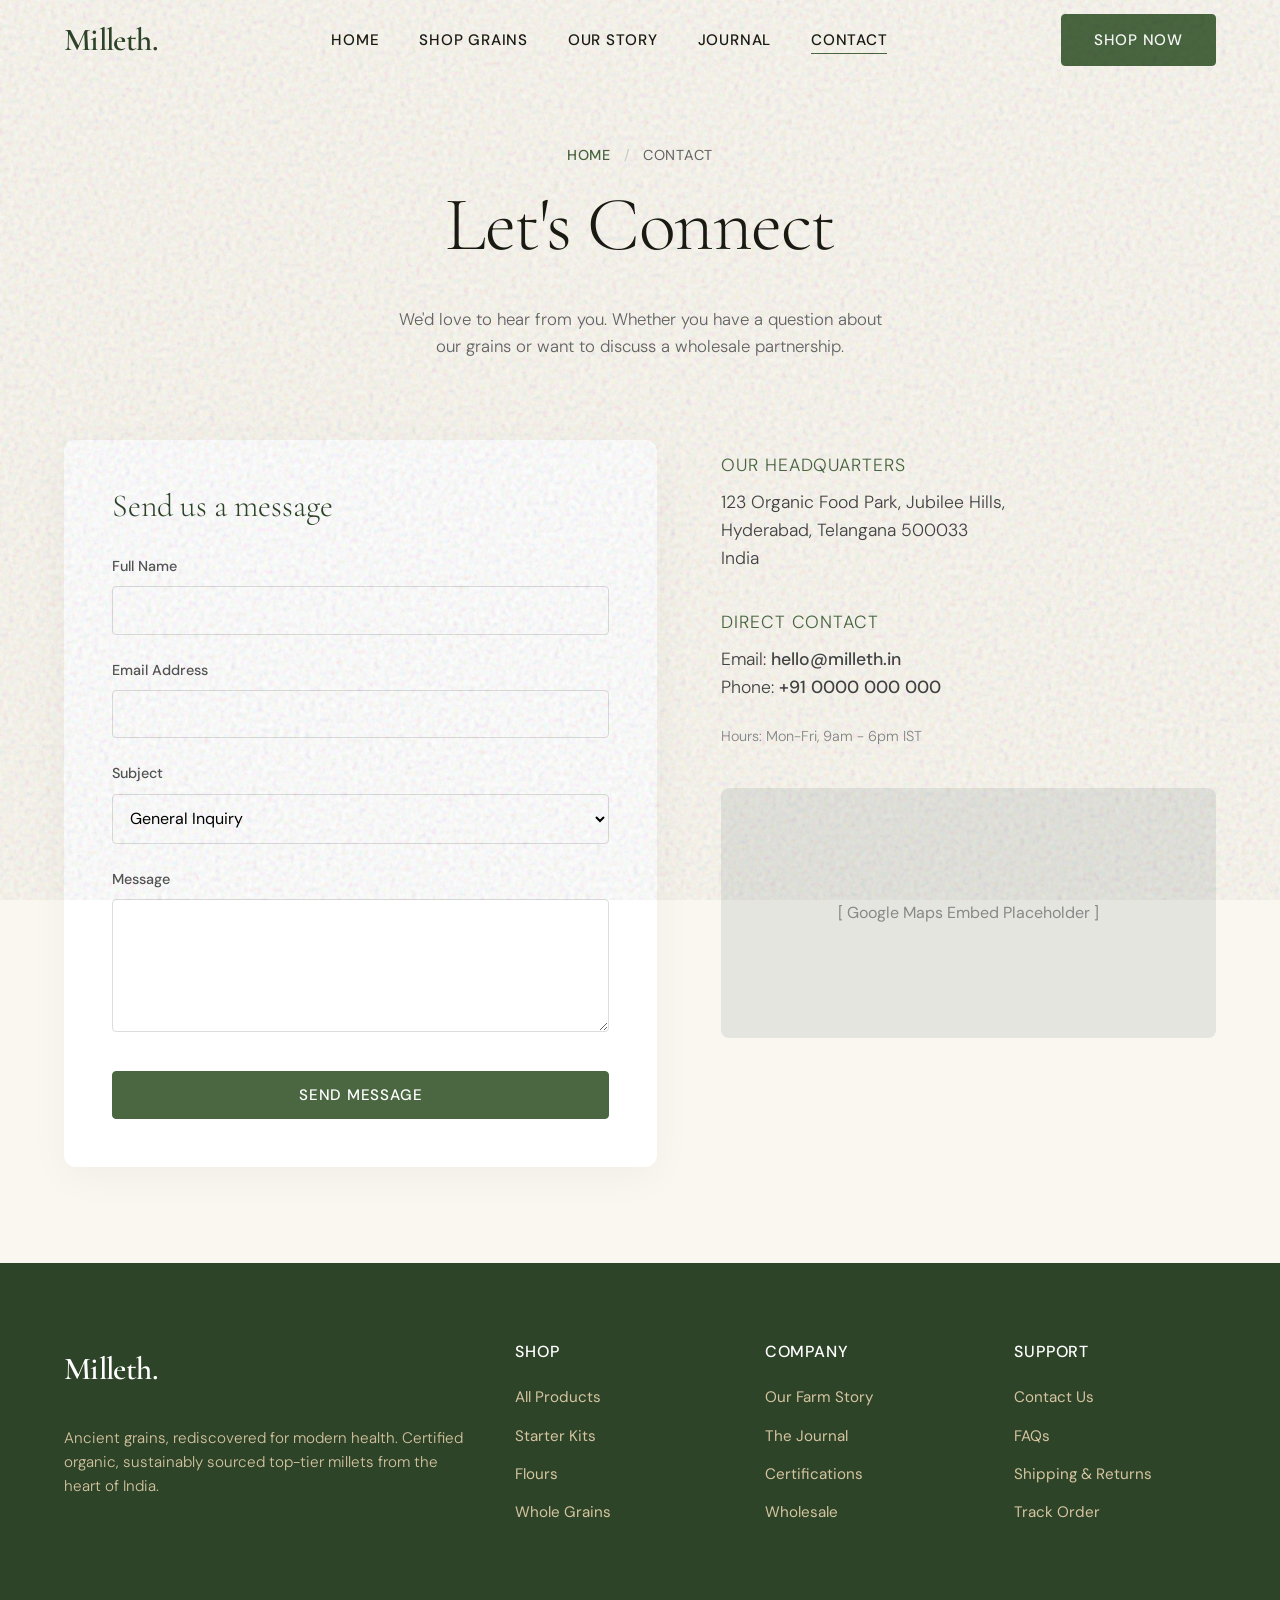
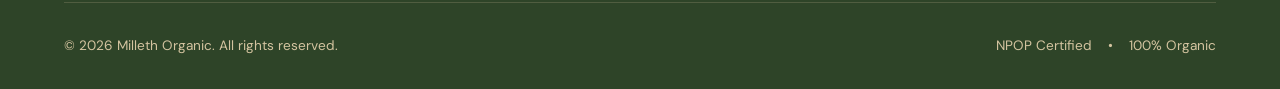
<file: contact.html>
<!DOCTYPE html>
<html lang="en">
<head>
    <meta charset="UTF-8">
    <meta name="viewport" content="width=device-width, initial-scale=1.0">
    <title>Contact Us | Milleth Organic</title>
    <meta name="description" content="Get in touch with Milleth Organic. We're here to answer your questions about our organic millets, farm partnerships, and wholesale inquiries.">
    <meta property="og:title" content="Contact Us | Milleth Organic">
    <meta property="og:type" content="website">
    <meta property="og:url" content="https://milletseodemo.netlify.app/contact.html">
    <meta property="og:image" content="https://milletseodemo.netlify.app/images/hero_millets.png">
    
    <link rel="canonical" href="https://milletseodemo.netlify.app/contact.html">
    <link rel="stylesheet" href="css/styles.css">
    
    <script type="application/ld+json">
    {
      "@context": "https://schema.org",
      "@type": "LocalBusiness",
      "name": "Milleth Organic HQ",
      "image": "https://milletseodemo.netlify.app/images/logo.png",
      "telephone": "+91-0000000000",
      "email": "hello@milleth.in",
      "address": {
        "@type": "PostalAddress",
        "streetAddress": "Organic Food Park, Jubilee Hills",
        "addressLocality": "Hyderabad",
        "addressRegion": "Telangana",
        "postalCode": "500033",
        "addressCountry": "IN"
      }
    }
    </script>
</head>
<body>

    <header class="main-nav">
        <div class="container nav-container">
            <a href="index.html" class="logo">Milleth.</a>
            <ul class="nav-links">
                <li><a href="index.html">Home</a></li>
                <li><a href="products.html">Shop Grains</a></li>
                <li><a href="about.html">Our Story</a></li>
                <li><a href="blog.html">Journal</a></li>
                <li><a href="contact.html" class="active">Contact</a></li>
            </ul>
            <a href="products.html" class="btn btn-primary nav-cta">Shop Now</a>
            <button class="mobile-menu-btn" aria-label="Toggle menu">
                <span></span><span></span><span></span>
            </button>
        </div>
    </header>

    <main>
        <section class="page-hero section text-center reveal">
            <div class="container">
                <div class="breadcrumb">
                    <a href="index.html">Home</a> <span class="sep">/</span> <span class="current">Contact</span>
                </div>
                <h1>Let's Connect</h1>
                <p style="max-width: 500px; margin: 0 auto; color: #666;">We'd love to hear from you. Whether you have a question about our grains or want to discuss a wholesale partnership.</p>
            </div>
        </section>

        <section class="contact-section section no-pt reveal delay-1">
            <div class="container">
                <div class="contact-grid">
                    <!-- Contact Form -->
                    <div class="contact-form-wrapper" style="background: #fff; padding: 3rem; border-radius: 12px; box-shadow: 0 10px 40px rgba(0,0,0,0.04);">
                        <h3 style="margin-bottom: 2rem;">Send us a message</h3>
                        <form class="contact-form">
                            <div class="form-group" style="margin-bottom: 1.5rem;">
                                <label style="display:block; margin-bottom:0.5rem; font-weight:500;">Full Name</label>
                                <input type="text" required style="width:100%; padding:0.8rem; border:1px solid #ddd; border-radius:4px; font-family:var(--font-body);">
                            </div>
                            <div class="form-group" style="margin-bottom: 1.5rem;">
                                <label style="display:block; margin-bottom:0.5rem; font-weight:500;">Email Address</label>
                                <input type="email" required style="width:100%; padding:0.8rem; border:1px solid #ddd; border-radius:4px; font-family:var(--font-body);">
                            </div>
                            <div class="form-group" style="margin-bottom: 1.5rem;">
                                <label style="display:block; margin-bottom:0.5rem; font-weight:500;">Subject</label>
                                <select style="width:100%; padding:0.8rem; border:1px solid #ddd; border-radius:4px; font-family:var(--font-body);">
                                    <option>General Inquiry</option>
                                    <option>Order Issue</option>
                                    <option>Wholesale</option>
                                    <option>Press</option>
                                </select>
                            </div>
                            <div class="form-group" style="margin-bottom: 2rem;">
                                <label style="display:block; margin-bottom:0.5rem; font-weight:500;">Message</label>
                                <textarea rows="5" required style="width:100%; padding:0.8rem; border:1px solid #ddd; border-radius:4px; font-family:var(--font-body);"></textarea>
                            </div>
                            <button type="submit" class="btn btn-primary" style="width:100%;">Send Message</button>
                        </form>
                    </div>

                    <!-- Contact Info -->
                    <div class="contact-info-wrapper">
                        <div class="info-block" style="margin-bottom: 2.5rem;">
                            <h4 style="font-family:var(--font-body); font-size:1.1rem; text-transform:uppercase; letter-spacing:0.05em; color:var(--clr-sage);">Our Headquarters</h4>
                            <p style="font-size: 1.1rem; margin-top: 0.5rem; color:#444;">
                                123 Organic Food Park, Jubilee Hills,<br>
                                Hyderabad, Telangana 500033<br>
                                India
                            </p>
                        </div>
                        
                        <div class="info-block" style="margin-bottom: 2.5rem;">
                            <h4 style="font-family:var(--font-body); font-size:1.1rem; text-transform:uppercase; letter-spacing:0.05em; color:var(--clr-sage);">Direct Contact</h4>
                            <p style="font-size: 1.1rem; margin-top: 0.5rem; color:#444;">
                                Email: <a href="mailto:hello@milleth.in" style="font-weight:500;">hello@milleth.in</a><br>
                                Phone: <a href="tel:+910000000000" style="font-weight:500;">+91 0000 000 000</a>
                            </p>
                            <p style="font-size: 0.9rem; color:#888;">Hours: Mon-Fri, 9am - 6pm IST</p>
                        </div>

                        <div class="info-block reveal delay-2">
                            <div class="map-visual" style="background:#e5e5df; height: 250px; border-radius:8px; display:flex; align-items:center; justify-content:center; color:#888;">
                                [ Google Maps Embed Placeholder ]
                            </div>
                        </div>
                    </div>
                </div>
            </div>
        </section>
    </main>

    <footer class="main-footer">
        <div class="container">
            <div class="footer-grid">
                <div class="footer-brand">
                    <a href="index.html" class="logo">Milleth.</a>
                    <p style="margin-top:1rem;">Ancient grains, rediscovered for modern health. Certified organic, sustainably sourced top-tier millets from the heart of India.</p>
                </div>
                <div class="footer-col">
                    <h4>Shop</h4>
                    <ul>
                        <li><a href="products.html">All Products</a></li>
                        <li><a href="products.html">Starter Kits</a></li>
                        <li><a href="products.html">Flours</a></li>
                        <li><a href="products.html">Whole Grains</a></li>
                    </ul>
                </div>
                <div class="footer-col">
                    <h4>Company</h4>
                    <ul>
                        <li><a href="about.html">Our Farm Story</a></li>
                        <li><a href="blog.html">The Journal</a></li>
                        <li><a href="about.html">Certifications</a></li>
                        <li><a href="#">Wholesale</a></li>
                    </ul>
                </div>
                <div class="footer-col">
                    <h4>Support</h4>
                    <ul>
                        <li><a href="contact.html">Contact Us</a></li>
                        <li><a href="products.html#faq">FAQs</a></li>
                        <li><a href="#">Shipping & Returns</a></li>
                        <li><a href="#">Track Order</a></li>
                    </ul>
                </div>
            </div>
            <div class="footer-bottom">
                <div class="copyright">&copy; 2026 Milleth Organic. All rights reserved.</div>
                <div class="footer-badges">
                    <span>NPOP Certified</span>
                    <span>•</span>
                    <span>100% Organic</span>
                </div>
            </div>
        </div>
    </footer>

    <script src="js/main.js"></script>
</body>
</html>
</file>
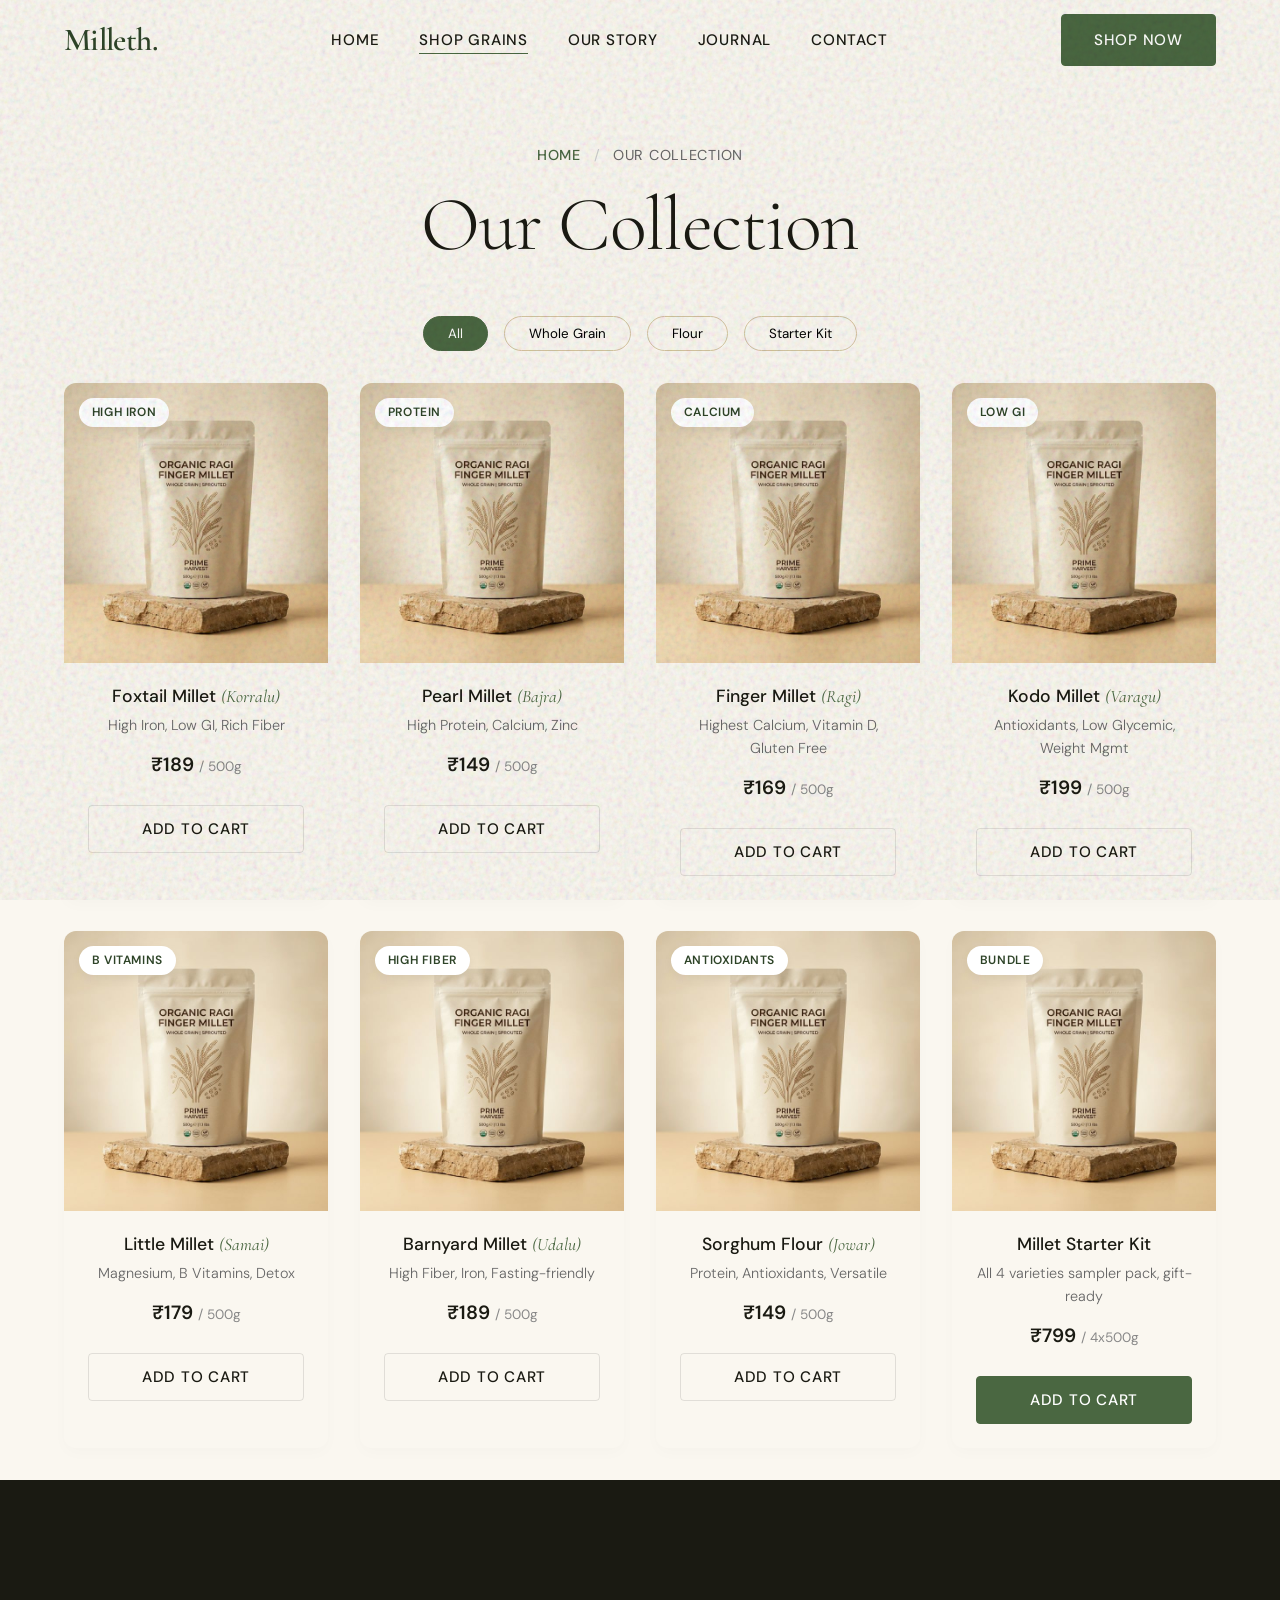
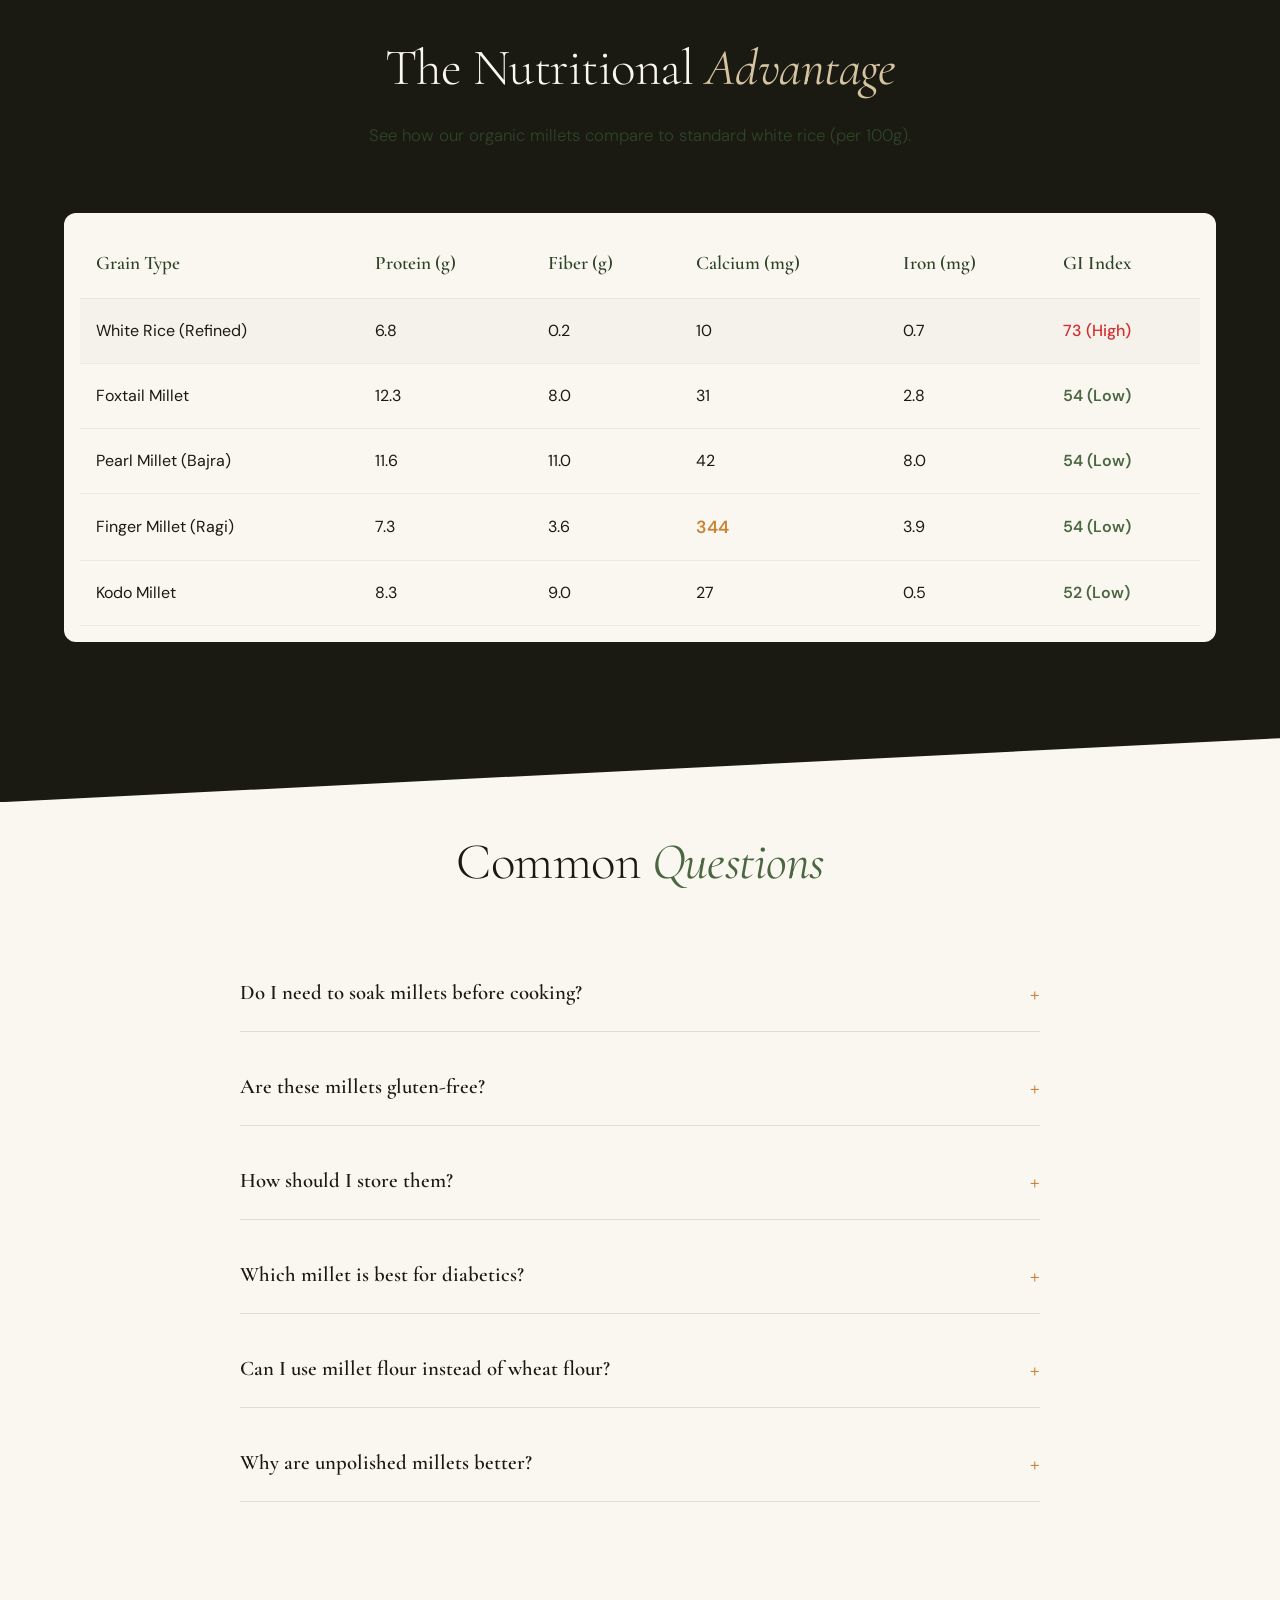
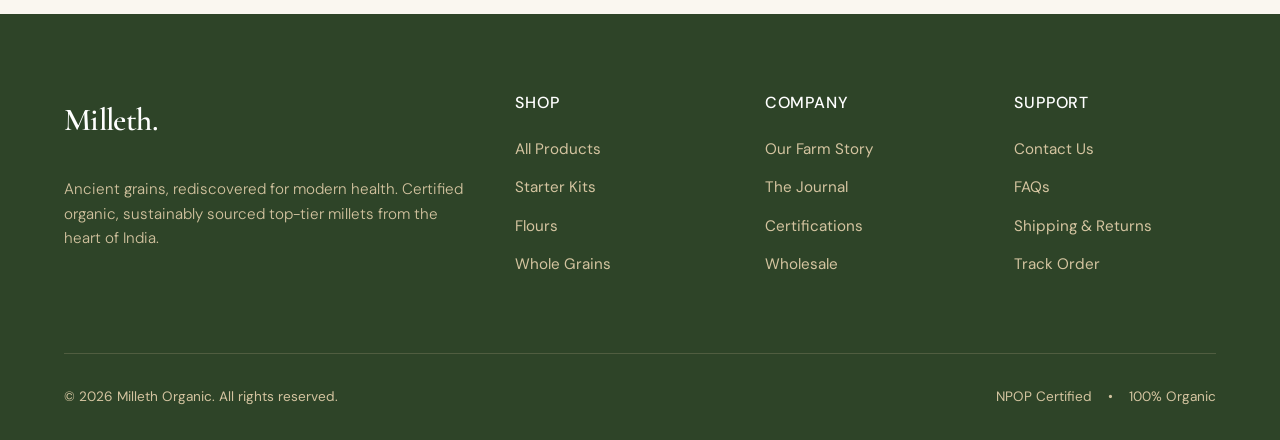
<file: products.html>
<!DOCTYPE html>
<html lang="en">
<head>
    <meta charset="UTF-8">
    <meta name="viewport" content="width=device-width, initial-scale=1.0">
    <title>Buy Organic Millets Online | Foxtail, Ragi, Pearl Millet | Milleth</title>
    <meta name="description" content="Shop our full collection of unpolished, certified organic millets direct from Indian farms. Buy whole grains, stone-milled flours, and starter kits.">
    <meta property="og:title" content="Buy Organic Millets Online | Foxtail, Ragi, Pearl Millet | Milleth">
    <meta property="og:description" content="Shop our full collection of unpolished, certified organic millets direct from Indian farms. Buy whole grains, stone-milled flours, and starter kits.">
    <meta property="og:type" content="website">
    <meta property="og:url" content="https://milletseodemo.netlify.app/products.html">
    <meta property="og:image" content="https://milletseodemo.netlify.app/images/product_ragi.png">
    <link rel="canonical" href="https://milletseodemo.netlify.app/products.html">
    <link rel="stylesheet" href="css/styles.css">
    
    <script type="application/ld+json">
    {
      "@context": "https://schema.org",
      "@type": "ItemList",
      "itemListElement": [
        {"@type": "ListItem", "position": 1, "item": {"@type": "Product", "name": "Foxtail Millet", "description": "High Iron, Low GI, Rich Fiber", "offers": {"@type": "Offer", "price": "189", "priceCurrency": "INR"}}},
        {"@type": "ListItem", "position": 2, "item": {"@type": "Product", "name": "Pearl Millet (Bajra)", "description": "High Protein, Calcium, Zinc", "offers": {"@type": "Offer", "price": "149", "priceCurrency": "INR"}}},
        {"@type": "ListItem", "position": 3, "item": {"@type": "Product", "name": "Finger Millet / Ragi", "description": "Highest Calcium, Vitamin D, Gluten Free", "offers": {"@type": "Offer", "price": "169", "priceCurrency": "INR"}}},
        {"@type": "ListItem", "position": 4, "item": {"@type": "Product", "name": "Kodo Millet (Varagu)", "description": "Antioxidants, Low Glycemic, Weight Mgmt", "offers": {"@type": "Offer", "price": "199", "priceCurrency": "INR"}}},
        {"@type": "ListItem", "position": 5, "item": {"@type": "Product", "name": "Little Millet (Samai)", "description": "Magnesium, B Vitamins, Detox", "offers": {"@type": "Offer", "price": "179", "priceCurrency": "INR"}}},
        {"@type": "ListItem", "position": 6, "item": {"@type": "Product", "name": "Barnyard Millet (Udalu)", "description": "High Fiber, Iron, Fasting-friendly", "offers": {"@type": "Offer", "price": "189", "priceCurrency": "INR"}}},
        {"@type": "ListItem", "position": 7, "item": {"@type": "Product", "name": "Sorghum / Jowar Flour", "description": "Protein, Antioxidants, Versatile", "offers": {"@type": "Offer", "price": "149", "priceCurrency": "INR"}}},
        {"@type": "ListItem", "position": 8, "item": {"@type": "Product", "name": "Millet Starter Kit", "description": "All 4 varieties sampler pack, gift-ready", "offers": {"@type": "Offer", "price": "799", "priceCurrency": "INR"}}}
      ]
    }
    </script>
</head>
<body>

    <header class="main-nav">
        <div class="container nav-container">
            <a href="index.html" class="logo">Milleth.</a>
            <ul class="nav-links">
                <li><a href="index.html">Home</a></li>
                <li><a href="products.html" class="active">Shop Grains</a></li>
                <li><a href="about.html">Our Story</a></li>
                <li><a href="blog.html">Journal</a></li>
                <li><a href="contact.html">Contact</a></li>
            </ul>
            <a href="products.html" class="btn btn-primary nav-cta">Shop Now</a>
            <button class="mobile-menu-btn" aria-label="Toggle menu">
                <span></span><span></span><span></span>
            </button>
        </div>
    </header>

    <main>
        <section class="page-hero section reveal">
            <div class="container text-center">
                <div class="breadcrumb">
                    <a href="index.html">Home</a> <span class="sep">/</span> <span class="current">Our Collection</span>
                </div>
                <h1>Our Collection</h1>
                
                <div class="filters">
                    <button class="filter-btn active">All</button>
                    <button class="filter-btn">Whole Grain</button>
                    <button class="filter-btn">Flour</button>
                    <button class="filter-btn">Starter Kit</button>
                </div>
            </div>
        </section>

        <section class="products-grid-section section no-pt">
            <div class="container">
                <div class="product-grid-4">
                    <div class="product-card hover-lift reveal delay-1">
                        <div class="product-img-wrapper">
                            <div class="pill">High Iron</div>
                            <img src="images/product_ragi.png" alt="Foxtail Millet" class="shop-img">
                        </div>
                        <div class="product-info">
                            <h4>Foxtail Millet <span class="local-name">(Korralu)</span></h4>
                            <p class="desc">High Iron, Low GI, Rich Fiber</p>
                            <p class="price">₹189 <span>/ 500g</span></p>
                            <button class="btn btn-outline-light add-to-cart">Add to Cart</button>
                        </div>
                    </div>
                    <div class="product-card hover-lift reveal delay-2">
                        <div class="product-img-wrapper">
                            <div class="pill">Protein</div>
                            <img src="images/product_ragi.png" alt="Pearl Millet" class="shop-img">
                        </div>
                        <div class="product-info">
                            <h4>Pearl Millet <span class="local-name">(Bajra)</span></h4>
                            <p class="desc">High Protein, Calcium, Zinc</p>
                            <p class="price">₹149 <span>/ 500g</span></p>
                            <button class="btn btn-outline-light add-to-cart">Add to Cart</button>
                        </div>
                    </div>
                    <div class="product-card hover-lift reveal delay-3">
                        <div class="product-img-wrapper">
                            <div class="pill">Calcium</div>
                            <img src="images/product_ragi.png" alt="Finger Millet Ragi" class="shop-img">
                        </div>
                        <div class="product-info">
                            <h4>Finger Millet <span class="local-name">(Ragi)</span></h4>
                            <p class="desc">Highest Calcium, Vitamin D, Gluten Free</p>
                            <p class="price">₹169 <span>/ 500g</span></p>
                            <button class="btn btn-outline-light add-to-cart">Add to Cart</button>
                        </div>
                    </div>
                    <div class="product-card hover-lift reveal delay-4">
                        <div class="product-img-wrapper">
                            <div class="pill">Low GI</div>
                            <img src="images/product_ragi.png" alt="Kodo Millet" class="shop-img">
                        </div>
                        <div class="product-info">
                            <h4>Kodo Millet <span class="local-name">(Varagu)</span></h4>
                            <p class="desc">Antioxidants, Low Glycemic, Weight Mgmt</p>
                            <p class="price">₹199 <span>/ 500g</span></p>
                            <button class="btn btn-outline-light add-to-cart">Add to Cart</button>
                        </div>
                    </div>
                    <div class="product-card hover-lift reveal delay-1">
                        <div class="product-img-wrapper">
                            <div class="pill">B Vitamins</div>
                            <img src="images/product_ragi.png" alt="Little Millet" class="shop-img">
                        </div>
                        <div class="product-info">
                            <h4>Little Millet <span class="local-name">(Samai)</span></h4>
                            <p class="desc">Magnesium, B Vitamins, Detox</p>
                            <p class="price">₹179 <span>/ 500g</span></p>
                            <button class="btn btn-outline-light add-to-cart">Add to Cart</button>
                        </div>
                    </div>
                    <div class="product-card hover-lift reveal delay-2">
                        <div class="product-img-wrapper">
                            <div class="pill">High Fiber</div>
                            <img src="images/product_ragi.png" alt="Barnyard Millet" class="shop-img">
                        </div>
                        <div class="product-info">
                            <h4>Barnyard Millet <span class="local-name">(Udalu)</span></h4>
                            <p class="desc">High Fiber, Iron, Fasting-friendly</p>
                            <p class="price">₹189 <span>/ 500g</span></p>
                            <button class="btn btn-outline-light add-to-cart">Add to Cart</button>
                        </div>
                    </div>
                    <div class="product-card hover-lift reveal delay-3">
                        <div class="product-img-wrapper">
                            <div class="pill">Antioxidants</div>
                            <img src="images/product_ragi.png" alt="Jowar Flour" class="shop-img">
                        </div>
                        <div class="product-info">
                            <h4>Sorghum Flour <span class="local-name">(Jowar)</span></h4>
                            <p class="desc">Protein, Antioxidants, Versatile</p>
                            <p class="price">₹149 <span>/ 500g</span></p>
                            <button class="btn btn-outline-light add-to-cart">Add to Cart</button>
                        </div>
                    </div>
                    <div class="product-card hover-lift reveal delay-4">
                        <div class="product-img-wrapper">
                            <div class="pill">Bundle</div>
                            <img src="images/product_ragi.png" alt="Millet Starter Kit" class="shop-img">
                        </div>
                        <div class="product-info">
                            <h4>Millet Starter Kit</h4>
                            <p class="desc">All 4 varieties sampler pack, gift-ready</p>
                            <p class="price">₹799 <span>/ 4x500g</span></p>
                            <button class="btn btn-primary" style="width:100%">Add to Cart</button>
                        </div>
                    </div>
                </div>
            </div>
        </section>

        <section class="nutrition-section section dark-bg diagonal-top diagonal-bottom reveal">
            <div class="container">
                <div class="section-header text-center">
                    <h2>The Nutritional <em>Advantage</em></h2>
                    <p>See how our organic millets compare to standard white rice (per 100g).</p>
                </div>
                
                <div class="table-container">
                    <table class="nutrition-table">
                        <thead>
                            <tr>
                                <th>Grain Type</th>
                                <th>Protein (g)</th>
                                <th>Fiber (g)</th>
                                <th>Calcium (mg)</th>
                                <th>Iron (mg)</th>
                                <th>GI Index</th>
                            </tr>
                        </thead>
                        <tbody>
                            <tr class="highlight-row">
                                <td>White Rice (Refined)</td>
                                <td>6.8</td>
                                <td>0.2</td>
                                <td>10</td>
                                <td>0.7</td>
                                <td class="alert-red">73 (High)</td>
                            </tr>
                            <tr>
                                <td>Foxtail Millet</td>
                                <td>12.3</td>
                                <td>8.0</td>
                                <td>31</td>
                                <td>2.8</td>
                                <td class="alert-green">54 (Low)</td>
                            </tr>
                            <tr>
                                <td>Pearl Millet (Bajra)</td>
                                <td>11.6</td>
                                <td>11.0</td>
                                <td>42</td>
                                <td>8.0</td>
                                <td class="alert-green">54 (Low)</td>
                            </tr>
                            <tr>
                                <td>Finger Millet (Ragi)</td>
                                <td>7.3</td>
                                <td>3.6</td>
                                <td class="super-high">344</td>
                                <td>3.9</td>
                                <td class="alert-green">54 (Low)</td>
                            </tr>
                            <tr>
                                <td>Kodo Millet</td>
                                <td>8.3</td>
                                <td>9.0</td>
                                <td>27</td>
                                <td>0.5</td>
                                <td class="alert-green">52 (Low)</td>
                            </tr>
                        </tbody>
                    </table>
                </div>
            </div>
        </section>

        <section id="faq" class="faq-section section reveal">
            <div class="container">
                <div class="section-header text-center">
                    <h2>Common <em>Questions</em></h2>
                </div>
                
                <div class="faq-accordion">
                    <div class="faq-item">
                        <button class="faq-question">Do I need to soak millets before cooking? <span class="icon">+</span></button>
                        <div class="faq-answer">
                            <p>Yes, we highly recommend soaking whole millets for 4-6 hours before cooking. This neutralizes phytic acid, makes them easier to digest, and ensures a fluffy texture.</p>
                        </div>
                    </div>
                    <div class="faq-item">
                        <button class="faq-question">Are these millets gluten-free? <span class="icon">+</span></button>
                        <div class="faq-answer">
                            <p>Yes, all our millets are 100% naturally gluten-free. We process them in a dedicated facility to ensure there is no cross-contamination with wheat or barley.</p>
                        </div>
                    </div>
                    <div class="faq-item">
                        <button class="faq-question">How should I store them? <span class="icon">+</span></button>
                        <div class="faq-answer">
                            <p>Store your millets in an airtight container in a cool, dry place. Because our products are completely organic and unpolished, they are best consumed within 6 months of the milling date.</p>
                        </div>
                    </div>
                    <div class="faq-item">
                        <button class="faq-question">Which millet is best for diabetics? <span class="icon">+</span></button>
                        <div class="faq-answer">
                            <p>Foxtail and Kodo millets are exceptionally good for blood sugar management due to their high fiber content and low Glycemic Index (GI). However, all millets perform significantly better than white rice.</p>
                        </div>
                    </div>
                    <div class="faq-item">
                        <button class="faq-question">Can I use millet flour instead of wheat flour? <span class="icon">+</span></button>
                        <div class="faq-answer">
                            <p>Yes, but because millets lack gluten (the binder), you cannot do a 1:1 substitution for breads. We recommend using a 30% millet to 70% wheat ratio initially, or using binding agents like psyllium husk or hot water for pure millet rotis (bhakri).</p>
                        </div>
                    </div>
                    <div class="faq-item">
                        <button class="faq-question">Why are unpolished millets better? <span class="icon">+</span></button>
                        <div class="faq-answer">
                            <p>The majority of a grain's fiber, vitamins, and minerals are stored in the outer bran layer. Polishing removes this layer entirely. Our millets are minimally processed to retain full nutritional value.</p>
                        </div>
                    </div>
                </div>
            </div>
        </section>
    </main>

    <footer class="main-footer">
        <div class="container">
            <div class="footer-grid">
                <div class="footer-brand">
                    <a href="index.html" class="logo">Milleth.</a>
                    <p style="margin-top:1rem;">Ancient grains, rediscovered for modern health. Certified organic, sustainably sourced top-tier millets from the heart of India.</p>
                </div>
                <div class="footer-col">
                    <h4>Shop</h4>
                    <ul>
                        <li><a href="products.html">All Products</a></li>
                        <li><a href="products.html">Starter Kits</a></li>
                        <li><a href="products.html">Flours</a></li>
                        <li><a href="products.html">Whole Grains</a></li>
                    </ul>
                </div>
                <div class="footer-col">
                    <h4>Company</h4>
                    <ul>
                        <li><a href="about.html">Our Farm Story</a></li>
                        <li><a href="blog.html">The Journal</a></li>
                        <li><a href="about.html">Certifications</a></li>
                        <li><a href="#">Wholesale</a></li>
                    </ul>
                </div>
                <div class="footer-col">
                    <h4>Support</h4>
                    <ul>
                        <li><a href="contact.html">Contact Us</a></li>
                        <li><a href="products.html#faq">FAQs</a></li>
                        <li><a href="#">Shipping & Returns</a></li>
                        <li><a href="#">Track Order</a></li>
                    </ul>
                </div>
            </div>
            <div class="footer-bottom">
                <div class="copyright">&copy; 2026 Milleth Organic. All rights reserved.</div>
                <div class="footer-badges">
                    <span>NPOP Certified</span>
                    <span>•</span>
                    <span>100% Organic</span>
                </div>
            </div>
        </div>
    </footer>

    <script src="js/main.js"></script>
</body>
</html>
</file>
<file: css/styles.css>
@import url('https://fonts.googleapis.com/css2?family=Cormorant+Garamond:ital,wght@0,300;0,400;0,600;1,300;1,400&family=DM+Sans:opsz,wght@9..40,300;9..40,400;9..40,500&display=swap');

:root {
  --clr-bg: #faf7f0;
  --clr-bg-dark: #1a1a12;
  --clr-sage: #4a6741;
  --clr-sage-dark: #2e4428;
  --clr-ochre: #c8853a;
  --clr-sand: #d4c4a0;
  --clr-white: #ffffff;
  
  --font-heading: 'Cormorant Garamond', serif;
  --font-body: 'DM Sans', sans-serif;

  --nav-height: 80px;
  --transition: all 0.4s cubic-bezier(0.25, 0.46, 0.45, 0.94);
  --transition-fast: all 0.2s ease-out;
}

/* Reset & Base */
*, *::before, *::after {
  box-sizing: border-box;
  margin: 0;
  padding: 0;
}

html {
  scroll-behavior: smooth;
}

body {
  font-family: var(--font-body);
  background-color: var(--clr-bg);
  color: var(--clr-bg-dark);
  line-height: 1.6;
  overflow-x: hidden;
  position: relative;
  -webkit-font-smoothing: antialiased;
}

/* Subtle SVG Noise Overlay */
body::after {
  content: "";
  position: fixed;
  top: 0; left: 0; width: 100vw; height: 100vh;
  pointer-events: none;
  z-index: 9999;
  opacity: 0.25;
  background: url("data:image/svg+xml,%3Csvg viewBox='0 0 200 200' xmlns='http://www.w3.org/2000/svg'%3E%3Cfilter id='noiseFilter'%3E%3CfeTurbulence type='fractalNoise' baseFrequency='0.85' numOctaves='3' stitchTiles='stitch'/%3E%3C/filter%3E%3Crect width='100%25' height='100%25' filter='url(%23noiseFilter)'/%3E%3C/svg%3E");
  mix-blend-mode: multiply;
}

/* Selection */
::selection { background-color: var(--clr-sage); color: var(--clr-bg); }

/* Typography */
h1, h2, h3, h4, h5, h6 {
  font-family: var(--font-heading);
  font-weight: 300;
  line-height: 1.1;
  margin-bottom: 0.5em;
  color: var(--clr-bg-dark);
}

h1 { font-size: clamp(3rem, 6vw, 5.5rem); letter-spacing: -0.02em; }
h2 { font-size: clamp(2.5rem, 4vw, 4rem); letter-spacing: -0.01em; }
h3 { font-size: clamp(1.8rem, 2.5vw, 2.5rem); }
h4 { font-size: clamp(1.2rem, 1.5vw, 1.8rem); }

p {
  font-size: 1.05rem;
  font-weight: 300;
  color: #3b3b33;
  max-width: 65ch;
  margin-bottom: 1.5rem;
}

em {
  font-style: italic;
  font-weight: 400;
  color: var(--clr-sage);
}

.dark-bg em { color: var(--clr-sand); }
a { color: inherit; text-decoration: none; transition: var(--transition-fast); }
img { max-width: 100%; height: auto; display: block; }

/* Layout Utilities */
.container { width: 100%; max-width: 1300px; margin: 0 auto; padding: 0 5%; }
.section { padding: 6rem 0; }
.section.no-pb { padding-bottom: 0; }
.section.no-pt { padding-top: 0; }

.dark-bg { background-color: var(--clr-bg-dark); color: var(--clr-bg); }
.dark-bg h1, .dark-bg h2, .dark-bg h3, .dark-bg h4, .dark-bg h5, .dark-bg h6 { color: var(--clr-bg); }
.dark-bg p { color: #c4c4bc; }

.ochre-bg { background-color: var(--clr-ochre); color: var(--clr-white); }
.ochre-bg h1, .ochre-bg h2, .ochre-bg h3, .ochre-bg h4 { color: var(--clr-white); }

/* Buttons */
.btn {
  display: inline-flex; align-items: center; justify-content: center;
  padding: 0.8rem 2rem; font-family: var(--font-body); font-weight: 500;
  font-size: 0.95rem; letter-spacing: 0.05em; text-transform: uppercase;
  cursor: pointer; transition: var(--transition); border-radius: 4px;
  border: 1px solid transparent; gap: 0.5rem; position: relative;
  overflow: hidden; z-index: 1;
}

.btn::before {
  content: ""; position: absolute; top: 0; left: 0; width: 100%; height: 100%;
  transform: scaleX(0); transform-origin: right;
  transition: transform 0.6s cubic-bezier(0.165, 0.84, 0.44, 1); z-index: -1;
}

.btn:hover::before { transform: scaleX(1); transform-origin: left; }
.btn-primary { background-color: var(--clr-sage); color: var(--clr-white); border-color: var(--clr-sage); }
.btn-primary::before { background-color: var(--clr-bg-dark); }
.btn-primary:hover { color: var(--clr-sand); border-color: var(--clr-bg-dark); }
.btn-secondary { background-color: transparent; border-color: var(--clr-sage); color: var(--clr-sage); }
.btn-secondary::before { background-color: var(--clr-sage); }
.btn-secondary:hover { color: var(--clr-white); border-color: var(--clr-sage); }
.btn-white { background-color: var(--clr-white); color: var(--clr-ochre); border-color: var(--clr-white); }
.btn-white::before { background-color: var(--clr-bg-dark); }
.btn-white:hover { color: var(--clr-sand); border-color: var(--clr-bg-dark); }
.btn-outline-light { background-color: transparent; border-color: var(--clr-sand); color: var(--clr-sand); }
.btn-outline-light::before { background-color: var(--clr-sand); }
.btn-outline-light:hover { color: var(--clr-bg-dark); border-color: var(--clr-sand); }

/* Navigation */
.main-nav {
  position: fixed; top: 0; left: 0; width: 100%; height: var(--nav-height);
  display: flex; align-items: center; z-index: 1000; transition: var(--transition);
}
.main-nav.scrolled {
  background-color: rgba(250, 247, 240, 0.9); backdrop-filter: blur(12px);
  box-shadow: 0 4px 20px rgba(0,0,0,0.03); height: 70px;
}
.nav-container { display: flex; justify-content: space-between; align-items: center; width: 100%; }
.logo { font-family: var(--font-heading); font-size: 2rem; font-weight: 600; letter-spacing: -0.02em; color: var(--clr-sage-dark); }
.nav-links { display: flex; gap: 2.5rem; list-style: none; }
.nav-links a { font-family: var(--font-body); font-weight: 500; font-size: 0.95rem; color: var(--clr-bg-dark); position: relative; text-transform: uppercase; letter-spacing: 0.05em; }
.nav-links a::after { content: ""; position: absolute; bottom: -4px; left: 0; width: 0; height: 1px; background-color: var(--clr-sage); transition: var(--transition); }
.nav-links a:hover::after, .nav-links a.active::after { width: 100%; }
.mobile-menu-btn { display: none; background: none; border: none; cursor: pointer; flex-direction: column; gap: 5px; z-index: 1002; }
.mobile-menu-btn span { display: block; width: 25px; height: 2px; background-color: var(--clr-bg-dark); transition: var(--transition-fast); }

/* Footer */
.main-footer { background-color: var(--clr-sage-dark); color: var(--clr-sand); padding: 5rem 0 2rem; font-family: var(--font-body); }
.footer-grid { display: grid; grid-template-columns: 2fr 1fr 1fr 1fr; gap: 3rem; margin-bottom: 4rem; }
.footer-brand .logo { color: var(--clr-white); margin-bottom: 1rem; display: inline-block; }
.footer-brand p { color: var(--clr-sand); font-size: 0.95rem; }
.footer-col h4 { color: var(--clr-white); font-family: var(--font-body); font-size: 1rem; font-weight: 500; letter-spacing: 0.05em; text-transform: uppercase; margin-bottom: 1.5rem; }
.footer-col ul { list-style: none; }
.footer-col li { margin-bottom: 0.8rem; }
.footer-col a { color: var(--clr-sand); font-size: 0.95rem; }
.footer-col a:hover { color: var(--clr-white); margin-left: 5px; }
.footer-bottom { border-top: 1px solid rgba(212, 196, 160, 0.2); padding-top: 2rem; display: flex; justify-content: space-between; align-items: center; font-size: 0.85rem; }
.footer-badges { display: flex; gap: 1rem; }

/* Scroll Animations & Utilities */
.reveal { opacity: 0; transform: translateY(40px) scale(0.96); transition: opacity 1.2s cubic-bezier(0.165, 0.84, 0.44, 1), transform 1.2s cubic-bezier(0.165, 0.84, 0.44, 1); will-change: opacity, transform; }
.reveal.active { opacity: 1; transform: translateY(0) scale(1); }
.reveal.delay-1 { transition-delay: 0.1s; }
.reveal.delay-2 { transition-delay: 0.2s; }
.reveal.delay-3 { transition-delay: 0.25s; }
.reveal.delay-4 { transition-delay: 0.3s; }
.reveal.delay-5 { transition-delay: 0.35s; }
.hover-lift { transition: transform 0.6s cubic-bezier(0.165, 0.84, 0.44, 1), box-shadow 0.6s cubic-bezier(0.165, 0.84, 0.44, 1); }
.hover-lift:hover { transform: translateY(-8px); box-shadow: 0 20px 40px rgba(74, 103, 65, 0.15); }

.diagonal-top { clip-path: polygon(0 5vw, 100% 0, 100% 100%, 0 100%); margin-top: -5vw; padding-top: calc(6rem + 5vw); }
.diagonal-bottom { clip-path: polygon(0 0, 100% 0, 100% calc(100% - 5vw), 0 100%); margin-bottom: -5vw; padding-bottom: calc(6rem + 5vw); }

/* --- Component Styles --- */

/* Hero */
.hero-section { min-height: 100vh; padding-top: calc(var(--nav-height) + 2rem); display: flex; align-items: center; }
.hero-container { display: grid; grid-template-columns: 1fr 1fr; gap: 4rem; align-items: center; }
.hero-content h1 { margin-bottom: 1.5rem; }
.hero-content p { font-size: 1.2rem; margin-bottom: 2.5rem; }
.hero-actions { display: flex; gap: 1rem; margin-bottom: 3rem; }
.hero-stats { display: flex; gap: 2rem; border-top: 1px solid rgba(0,0,0,0.1); padding-top: 1.5rem; }
.hero-stats .stat { font-size: 0.9rem; color: var(--clr-sage-dark); }
.hero-stats strong { display: block; font-size: 1.5rem; font-family: var(--font-heading); font-weight: 600; }
.hero-visual { position: relative; border-radius: 20px 20px 200px 20px; overflow: hidden; box-shadow: 0 20px 50px rgba(0,0,0,0.1); }
.hero-img { width: 100%; height: 600px; object-fit: cover; display: block; }

.floating-badge {
  position: absolute; background: rgba(255,255,255,0.9); backdrop-filter: blur(4px);
  padding: 0.5rem 1rem; border-radius: 30px; font-size: 0.85rem; font-weight: 500;
  color: var(--clr-sage-dark); box-shadow: 0 4px 15px rgba(0,0,0,0.05);
  animation: float 6s ease-in-out infinite; z-index: 10; border: 1px solid rgba(0,0,0,0.05);
}
@keyframes float { 0% { transform: translateY(0px); } 50% { transform: translateY(-10px); } 100% { transform: translateY(0px); } }
.badge-1 { top: 10%; right: -20px; animation-delay: 0s; }
.badge-2 { top: 30%; left: -20px; animation-delay: 1s; }
.badge-3 { bottom: 30%; right: 10%; animation-delay: 2s; }
.badge-4 { bottom: 10%; left: 10%; animation-delay: 3s; }
.badge-5 { top: 50%; right: 5%; animation-delay: 0.5s; }

/* Trust Bar */
.trust-bar { padding: 2rem 0; border-top: 1px solid rgba(255,255,255,0.1); border-bottom: 1px solid rgba(255,255,255,0.1); overflow: hidden; }
.trust-container { display: flex; justify-content: space-between; align-items: center; white-space: nowrap; }
.trust-container span { font-family: var(--font-body); font-size: 0.95rem; font-weight: 500; letter-spacing: 0.05em; text-transform: uppercase; color: var(--clr-sand); }
.trust-container .dot { width: 6px; height: 6px; background-color: var(--clr-ochre); border-radius: 50%; display: inline-block; }

/* About */
.about-grid { display: grid; grid-template-columns: 1fr 1fr; gap: 5rem; align-items: center; }
.link-arrow { display: inline-flex; align-items: center; font-weight: 500; color: var(--clr-sage); text-transform: uppercase; letter-spacing: 0.05em; font-size: 0.95rem; margin-top: 1rem; }
.link-arrow:hover { color: var(--clr-ochre); transform: translateX(5px); }
.about-stats-grid { display: grid; grid-template-columns: 1fr 1fr; gap: 2rem; }
.stat-card { background: var(--clr-white); padding: 2rem; border-radius: 12px; box-shadow: 0 10px 30px rgba(0,0,0,0.03); text-align: center; border: 1px solid rgba(0,0,0,0.02); }
.stat-card h3 { color: var(--clr-ochre); font-size: 3rem; margin-bottom: 0.2rem; }
.stat-card p { margin: 0; font-size: 0.95rem; text-transform: uppercase; letter-spacing: 0.05em; font-weight: 500; }

/* Products Preview */
.preview-bg { background-color: var(--clr-white); }
.section-header { margin-bottom: 4rem; }
.section-header p { margin: 0 auto; color: var(--clr-sage-dark); }
.text-center { text-align: center; }
.flex-between { display: flex; justify-content: space-between; align-items: flex-end; }
.align-center { align-items: center; }
.product-grid-4 { display: grid; grid-template-columns: repeat(4, 1fr); gap: 2rem; }
.product-card { background: var(--clr-bg); border-radius: 12px; overflow: hidden; box-shadow: 0 5px 15px rgba(0,0,0,0.02); }
.product-img-wrapper { position: relative; overflow: hidden; }
.pill { position: absolute; top: 15px; left: 15px; background: var(--clr-white); color: var(--clr-sage-dark); padding: 0.3rem 0.8rem; border-radius: 20px; font-size: 0.75rem; font-weight: 600; text-transform: uppercase; letter-spacing: 0.05em; z-index: 2; box-shadow: 0 4px 10px rgba(0,0,0,0.05); }
.product-info { padding: 1.5rem; text-align: center; }
.product-info h4 { font-family: var(--font-body); font-weight: 500; font-size: 1.1rem; margin-bottom: 0.5rem; }
.local-name { color: var(--clr-sage); font-style: italic; font-weight: 400; font-family: var(--font-heading); }
.price { font-size: 1.2rem; font-weight: 600; color: var(--clr-bg-dark); margin-bottom: 1.5rem; }
.price span { font-size: 0.85rem; font-weight: 400; color: #888; }
.add-to-cart { width: 100%; border-color: rgba(0,0,0,0.1); color: var(--clr-bg-dark); }
.add-to-cart:hover { background: var(--clr-sage); border-color: var(--clr-sage); color: var(--clr-white); }
.center-btn { text-align: center; }
.mt-4 { margin-top: 4rem; }

/* Benefits */
.benefits-grid { display: grid; grid-template-columns: repeat(3, 1fr); gap: 2.5rem; }
.benefit-card { background: rgba(255,255,255,0.03); border: 1px solid rgba(255,255,255,0.05); padding: 2.5rem; border-radius: 16px; backdrop-filter: blur(10px); }
.benefit-card .icon { font-size: 2.5rem; margin-bottom: 1.5rem; }

/* Process */
.process-steps { display: flex; justify-content: space-between; align-items: flex-start; max-width: 1000px; margin: 0 auto; position: relative; }
.step-connector { flex-grow: 1; height: 2px; background: rgba(0,0,0,0.1); margin-top: 30px; margin-inline: 1rem; }
.step { flex: 0 0 200px; text-align: center; position: relative; z-index: 2; }
.step-num { width: 60px; height: 60px; background: var(--clr-ochre); color: var(--clr-white); border-radius: 50%; display: flex; align-items: center; justify-content: center; font-family: var(--font-heading); font-size: 1.5rem; margin: 0 auto 1.5rem; box-shadow: 0 10px 20px rgba(200, 133, 58, 0.2); }
.step p { font-size: 0.95rem; color: #666; }

/* Testimonials */
.sand-bg { background-color: var(--clr-sand); }
.testimonials-grid { display: grid; grid-template-columns: 1fr 1fr 1fr; gap: 2rem; align-items: center; }
.testimonial-card { background: var(--clr-white); padding: 3rem 2.5rem; border-radius: 16px; box-shadow: 0 10px 40px rgba(0,0,0,0.05); }
.testimonial-card.featured { background: var(--clr-bg-dark); padding: 4rem 3rem; transform: scale(1.05); box-shadow: 0 20px 50px rgba(0,0,0,0.15); }
.testimonial-card.featured:hover { transform: scale(1.05) translateY(-5px); }
.stars { color: var(--clr-ochre); font-size: 1.2rem; margin-bottom: 1.5rem; letter-spacing: 2px; }
.quote { font-size: 1.1rem; font-style: italic; margin-bottom: 2rem; color: #333; }
.featured .quote { color: var(--clr-bg); font-size: 1.25rem; }
.author { font-family: var(--font-heading); font-size: 1.2rem; font-weight: 600; margin: 0; color: var(--clr-sage); }
.featured .author { color: var(--clr-sand); }

/* Blog Preview */
.blog-abstract-grid { display: grid; grid-template-columns: 1.5fr 1fr; gap: 2rem; }
.blog-card { display: block; }
.blog-img { width: 100%; background-size: cover; background-position: center; margin-bottom: 1.5rem; }
.blog-meta { font-size: 0.85rem; font-weight: 500; text-transform: uppercase; letter-spacing: 0.05em; color: var(--clr-sage); margin-bottom: 0.8rem; }
.blog-card h3 { font-size: 2rem; transition: color 0.3s; }
.blog-card:hover h3 { color: var(--clr-ochre); }
.blog-side-col { display: flex; flex-direction: column; gap: 2rem; }
.blog-side-col .blog-card h3 { font-size: 1.5rem; }   
.show-mobile { display: none; }

/* --- New Hero Design --- */
.hero-section.hero-new { padding-top: calc(var(--nav-height) + 4rem); padding-bottom: 6rem; background-color: var(--clr-bg); }
.hero-grid-new { display: grid; grid-template-columns: 1.15fr 1fr; gap: 4rem; align-items: center; }
.hero-title { font-size: clamp(3.5rem, 5vw, 5rem); line-height: 1.1; margin-bottom: 1.5rem; color: var(--clr-bg-dark); font-family: var(--font-heading); }
.sage-italic { color: var(--clr-sage); font-style: italic; font-weight: 400; }
.hero-desc { font-size: 1.15rem; line-height: 1.6; color: #444; margin-bottom: 3rem; max-width: 90%; }
.hero-actions-new { display: flex; gap: 1rem; margin-bottom: 5rem; }
.btn-rect { padding: 1rem 1.8rem; font-family: var(--font-body); font-size: 0.85rem; font-weight: 600; text-transform: uppercase; letter-spacing: 0.05em; border-radius: 4px; text-decoration: none; transition: var(--transition-fast); cursor: pointer; display: inline-flex; align-items: center; justify-content: center; }
.btn-rect-primary { background-color: #4a5d43; color: var(--clr-white); border: 1px solid #4a5d43; } /* Matching exact green in screenshot */
.btn-rect-primary:hover { background-color: #384732; border-color: #384732; }
.btn-rect-outline { background-color: transparent; color: #4a5d43; border: 1px solid #c2c2b6; }
.btn-rect-outline:hover { background-color: rgba(74, 93, 67, 0.05); }

.hero-stats-new { display: flex; gap: 4rem; border-top: 1px solid rgba(0,0,0,0.06); padding-top: 1.5rem; }
.stat-item { display: flex; flex-direction: column; }
.stat-num { font-family: var(--font-heading); font-size: 1.6rem; color: var(--clr-bg-dark); font-weight: 600; line-height: 1.2; margin-bottom: 0.2rem; }
.stat-label { font-size: 0.85rem; color: #666; }

.hero-visual-new { position: relative; padding: 1rem 2rem 2rem 0; }
.img-wrapper { position: relative; border-radius: 20px 20px 20px 150px; background: transparent; }
.hero-img-new { width: 100%; height: 600px; object-fit: cover; border-radius: 20px 20px 20px 150px; display: block; box-shadow: 0 20px 40px rgba(0,0,0,0.08); }
.badge-pill { position: absolute; background: rgba(255,255,255,0.92); backdrop-filter: blur(5px); color: var(--clr-bg-dark); padding: 0.5rem 1rem; border-radius: 30px; font-size: 0.85rem; font-weight: 500; box-shadow: 0 10px 20px rgba(0,0,0,0.06); z-index: 10; pointer-events: none; animation: floatItem 5s ease-in-out infinite alternate; }
@keyframes floatItem { 0% { transform: translateY(0); } 100% { transform: translateY(-12px); } }
.pill-1 { top: 35%; left: -25px; animation-delay: 0s; }
.pill-2 { top: 10%; right: -25px; animation-delay: -1s; }
.pill-3 { top: 50%; right: -25px; animation-delay: -2s; }
.pill-4 { top: 65%; right: 10px; animation-delay: -3s; }
.pill-5 { bottom: 8%; left: 40px; animation-delay: -4s; }

/* Responsive adjustments */
@media (max-width: 1100px) {
    .hero-grid-new { grid-template-columns: 1fr; }
    .hero-visual-new { order: -1; padding: 2rem; }
    .hero-img-new { height: 450px; }
    .hero-stats-new { gap: 2rem; }
}
@media (max-width: 580px) {
    .hero-actions-new { flex-direction: column; }
    .hero-stats-new { flex-wrap: wrap; gap: 1.5rem; justify-content: space-between; }
    .pill-1 { left: -10px; }
    .pill-2 { right: -10px; }
    .pill-3 { right: -10px; }
    .hero-img-new { border-radius: 12px 12px 12px 80px; }
    .img-wrapper { border-radius: 12px 12px 12px 80px; }
}

/* --- Products Page Styles --- */
.page-hero { padding-top: calc(var(--nav-height) + 4rem); padding-bottom: 2rem; }
.breadcrumb { font-size: 0.9rem; color: #666; margin-bottom: 1rem; text-transform: uppercase; letter-spacing: 0.05em; }
.breadcrumb a { color: var(--clr-sage); font-weight: 500; }
.breadcrumb .sep { margin: 0 0.5rem; color: #ccc; }
.filters { display: flex; justify-content: center; gap: 1rem; flex-wrap: wrap; margin-top: 3rem; }
.filter-btn { background: transparent; border: 1px solid var(--clr-sand); padding: 0.5rem 1.5rem; border-radius: 30px; font-family: var(--font-body); cursor: pointer; transition: var(--transition-fast); }
.filter-btn:hover, .filter-btn.active { background: var(--clr-sage); color: var(--clr-white); border-color: var(--clr-sage); }
.desc { font-size: 0.9rem; color: #666; margin-bottom: 0.8rem; }
.shop-img { width: 100%; height: 280px; object-fit: cover; }
.table-container { overflow-x: auto; background: var(--clr-bg); border-radius: 12px; padding: 1rem; color: var(--clr-bg-dark); }
.nutrition-table { width: 100%; min-width: 700px; border-collapse: collapse; text-align: left; }
.nutrition-table th, .nutrition-table td { padding: 1.2rem 1rem; border-bottom: 1px solid rgba(0,0,0,0.05); }
.nutrition-table th { font-family: var(--font-heading); font-size: 1.2rem; font-weight: 600; color: var(--clr-sage-dark); }
.highlight-row { background: rgba(0,0,0,0.02); }
.alert-red { color: #d32f2f; font-weight: 500; }
.alert-green { color: var(--clr-sage); font-weight: 600; }
.super-high { color: var(--clr-ochre); font-weight: 600; font-size: 1.1rem; }
.faq-accordion { max-width: 800px; margin: 0 auto; }
.faq-item { border-bottom: 1px solid rgba(0,0,0,0.1); margin-bottom: 1rem; }
.faq-question { width: 100%; text-align: left; background: none; border: none; padding: 1.5rem 0; font-family: var(--font-heading); font-size: 1.3rem; font-weight: 600; color: var(--clr-bg-dark); cursor: pointer; display: flex; justify-content: space-between; align-items: center; transition: var(--transition-fast); margin-bottom:0;}
.faq-question:hover { color: var(--clr-sage); }
.faq-question .icon { font-size: 1.5rem; color: var(--clr-ochre); transition: transform 0.3s ease; }
.faq-question.active .icon { transform: rotate(45deg); }
.faq-answer { max-height: 0; overflow: hidden; transition: max-height 0.4s ease; }
.faq-answer p { padding-bottom: 1.5rem; color: #555; margin: 0; }

/* --- About Page Styles --- */
.about-hero { min-height: 60vh; background-size: cover; background-position: center; display: flex; align-items: center; justify-content: center; padding-top: var(--nav-height); }
.pull-quote { font-size: clamp(2rem, 4vw, 3rem); line-height: 1.4; max-width: 1000px; margin: 0 auto; color: var(--clr-sage-dark); font-style: italic; }
.map-placeholder { background: var(--clr-sand); height: 400px; border-radius: 16px; position: relative; display: flex; align-items: center; justify-content: center; margin-bottom: 3rem; overflow: hidden; }
.map-pin { position: absolute; background: var(--clr-white); padding: 0.2rem 0.8rem; border-radius: 20px; font-weight: 600; font-size: 0.8rem; color: var(--clr-sage-dark); box-shadow: 0 4px 10px rgba(0,0,0,0.1); }
.map-text { font-family: var(--font-heading); font-size: 1.5rem; color: rgba(0,0,0,0.3); letter-spacing: 0.1em; text-transform: uppercase; }
.farmer-grid, .team-grid, .certs-grid { display: grid; grid-template-columns: repeat(3, 1fr); gap: 2rem; }
.farmer-card, .team-card { background: var(--clr-white); border-radius: 12px; overflow: hidden; box-shadow: 0 5px 20px rgba(0,0,0,0.03); }
.farmer-info { padding: 1.5rem; }
.farmer-info h4 { margin-bottom: 0.5rem; }
.location { color: var(--clr-sage); font-weight: 500; font-size: 0.9rem; margin-bottom: 1rem; }
.detail { font-size: 0.9rem; margin-bottom: 0.3rem; }
.impact-section { padding: 4rem 0; }
.impact-grid { display: grid; grid-template-columns: repeat(4, 1fr); gap: 2rem; }
.impact-stat span { font-size: 3.5rem; font-family: var(--font-heading); font-weight: 600; color: var(--clr-ochre); }
.impact-stat p { margin: 0; text-transform: uppercase; letter-spacing: 0.05em; font-size: 0.9rem; }
.cert-card { background: rgba(255,255,255,0.5); padding: 2.5rem; border-radius: 16px; border: 1px solid rgba(0,0,0,0.05); }
.cert-icon { font-size: 2.5rem; margin-bottom: 1rem; }
.role { color: var(--clr-sage); font-weight: 500; text-transform: uppercase; font-size: 0.85rem; letter-spacing: 0.05em; }

/* --- Blog Page Styles --- */
.article-container { max-width: 900px; }
.main-article { padding: 4rem; border-radius: 16px; margin-top: -5rem; position: relative; z-index: 10; padding-top: 3rem; }
.article-header h2 { font-size: clamp(2rem, 4vw, 3rem); line-height: 1.2; margin-bottom: 1rem; color: var(--clr-bg-dark); }
.article-meta { font-family: var(--font-heading); font-size: 1.1rem; color: #666; font-style: italic; margin-bottom: 3rem; }
.article-hero-img { width: 100%; height: 400px; background-size: cover; background-position: center; border-radius: 12px; margin-bottom: 3rem; box-shadow: 0 10px 30px rgba(0,0,0,0.05); }
.article-content { font-size: 1.15rem; line-height: 1.8; color: #3b3b33; }
.article-content p { max-width: 100%; margin-bottom: 1.8rem; font-size: 1.1rem; }
.article-content h3 { margin-top: 3rem; margin-bottom: 1rem; color: var(--clr-sage-dark); font-size: 2rem; }
.article-content ul { padding-left: 2rem; margin-bottom: 2rem; }
.article-content li { margin-bottom: 1rem; }
.article-content strong { color: var(--clr-bg-dark); font-weight: 500; }
.drop-cap { position: relative; }
.drop-cap::first-letter { font-family: var(--font-heading); font-size: 4.5rem; float: left; line-height: 0.8; padding-right: 0.5rem; color: var(--clr-ochre); font-weight: 600; }
.article-content blockquote { font-family: var(--font-heading); font-size: 1.8rem; font-style: italic; color: var(--clr-sage); border-left: 4px solid var(--clr-ochre); padding-left: 2rem; margin: 3rem 0; line-height: 1.4; }
.newsletter-section { padding: 6rem 0; }
.inline-form { max-width: 600px; margin: 0 auto; }
.input-group { display: flex; gap: 1rem; }
.input-group input { flex: 1; padding: 1rem 1.5rem; border: none; border-radius: 4px; font-family: var(--font-body); font-size: 1rem; outline: none; }
.input-group button { padding-left: 2.5rem; padding-right: 2.5rem; }

/* --- Contact Page Styles --- */
.contact-grid { display: grid; grid-template-columns: 1.2fr 1fr; gap: 4rem; margin-top: 3rem; }
.contact-form-wrapper { padding: 3rem; border-radius: 16px; box-shadow: 0 10px 40px rgba(0,0,0,0.03); }
.contact-form-wrapper h3 { margin-bottom: 2rem; color: var(--clr-sage-dark); }
.form-group { margin-bottom: 1.5rem; }
.form-group label { display: block; font-size: 0.9rem; font-weight: 500; color: #555; margin-bottom: 0.5rem; }
.form-group input, .form-group select, .form-group textarea { width: 100%; padding: 0.8rem 1rem; border: 1px solid rgba(0,0,0,0.1); border-radius: 4px; font-family: var(--font-body); font-size: 1rem; background: var(--clr-white); transition: var(--transition-fast); outline: none; }
.form-group input:focus, .form-group select:focus, .form-group textarea:focus { border-color: var(--clr-sage); box-shadow: 0 0 0 3px rgba(74,103,65,0.1); }
.w-100 { width: 100%; }
.contact-info-wrapper { padding-top: 1rem; }
.info-block { margin-bottom: 2.5rem; }
.info-block h4 { font-size: 1.2rem; margin-bottom: 0.8rem; color: var(--clr-sage-dark); }
.info-block p { font-size: 1.05rem; }

@media (max-width: 860px) {
  .main-article { padding: 2rem; }
  .input-group { flex-direction: column; }
  .input-group button { width: 100%; }
  .contact-grid { grid-template-columns: 1fr; }
  .contact-form-wrapper { padding: 2rem; }
}

/* Responsive */
@media (max-width: 1100px) {
  .hero-container, .about-grid { grid-template-columns: 1fr; }
  .hero-visual { order: -1; }
  .product-grid-4 { grid-template-columns: repeat(2, 1fr); }
  .benefits-grid { grid-template-columns: repeat(2, 1fr); }
  .process-steps { flex-direction: column; align-items: center; gap: 2rem; }
  .step-connector { width: 2px; height: 30px; margin: 0; }
  .testimonials-grid { grid-template-columns: 1fr; gap: 3rem; }
  .testimonial-card.featured { transform: scale(1); padding: 3rem 2.5rem; }
  .testimonial-card.featured:hover { transform: translateY(-5px); }
  .blog-abstract-grid { grid-template-columns: 1fr; }
  .footer-grid { grid-template-columns: 1fr 1fr; gap: 2.5rem; }
}

@media (max-width: 860px) {
  .trust-container { overflow-x: auto; padding-bottom: 1rem; }
  .hero-actions { flex-direction: column; }
  .nav-links {
    position: fixed; top: 0; right: -100%; width: 300px; height: 100vh;
    background-color: var(--clr-bg); flex-direction: column;
    justify-content: center; align-items: center; transition: var(--transition);
    box-shadow: -5px 0 30px rgba(0,0,0,0.05); padding: 2rem;
  }
  .nav-links li { margin: 1.5rem 0; width: 100%; text-align: center; }
  .nav-cta { margin-top: 2rem; width: 100%; }
  .nav-links.active { right: 0; }
  .mobile-menu-btn { display: flex; }
  .mobile-menu-btn.active span:nth-child(1) { transform: translateY(7px) rotate(45deg); }
  .mobile-menu-btn.active span:nth-child(2) { opacity: 0; }
  .mobile-menu-btn.active span:nth-child(3) { transform: translateY(-7px) rotate(-45deg); }
  .hide-mobile { display: none; }
  .show-mobile { display: block; }
}

@media (max-width: 580px) {
  .product-grid-4, .benefits-grid, .about-stats-grid { grid-template-columns: 1fr; }
  .footer-grid { grid-template-columns: 1fr; }
  .footer-bottom { flex-direction: column; gap: 1rem; text-align: center; }
  h1 { font-size: 2.8rem; }
  .hero-stats { flex-direction: column; gap: 1rem; }
  .floating-badge { display: none; }
}
</file>
